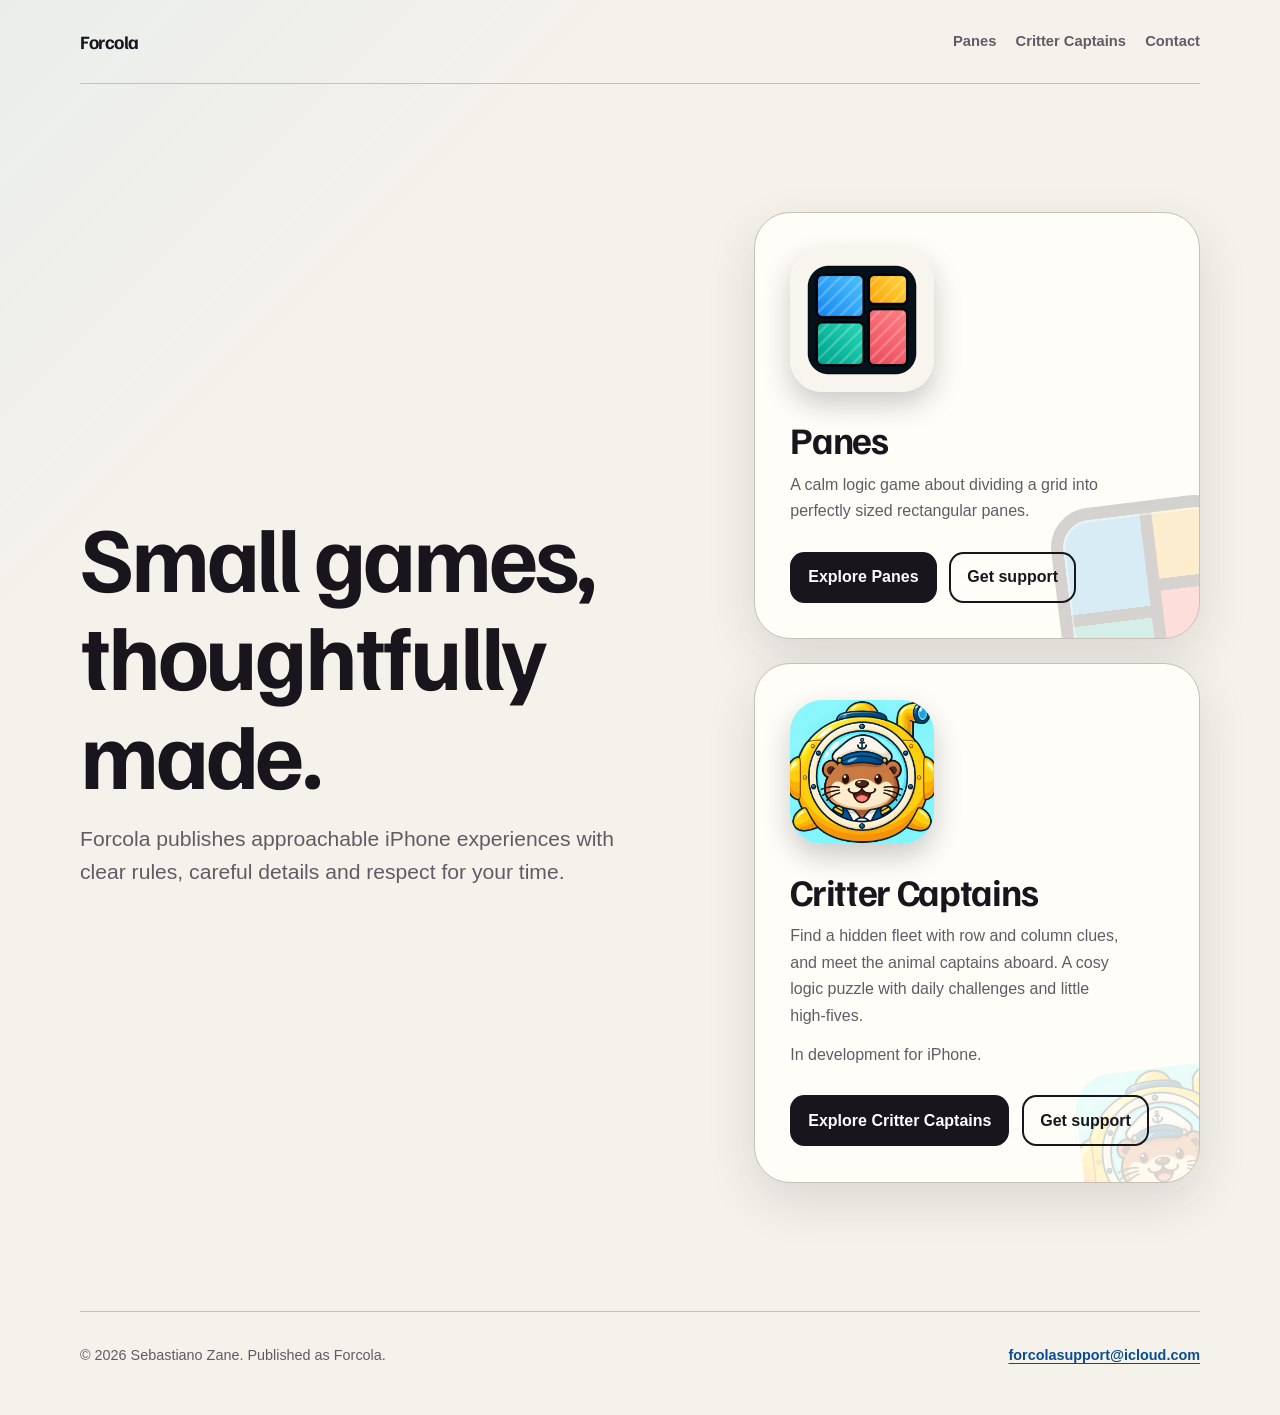
<file: index.html>
<!doctype html>
<html lang="en-GB">
<head>
    <meta charset="utf-8">
    <meta name="viewport" content="width=device-width, initial-scale=1">
    <meta name="description" content="Discover Panes and the upcoming Critter Captains logic puzzle from Forcola, with privacy and support for each iPhone game.">
    <meta name="theme-color" content="#f5f2eb" media="(prefers-color-scheme: light)">
    <meta name="theme-color" content="#130f13" media="(prefers-color-scheme: dark)">
    <title>Forcola</title>
    <link rel="icon" href="/assets/panes-icon-64.png" sizes="64x64">
    <link rel="apple-touch-icon" href="/assets/panes-icon-180.png">
    <link rel="preload" href="/assets/FamiljenGrotesk-Variable.woff2" as="font" type="font/woff2" crossorigin>
    <link rel="stylesheet" href="/assets/site.css">
</head>
<body>
    <!--
    THESIS: Forcola is a quiet publisher index, not a generic startup landing page.
    OWN-WORLD: Warm neutral ground, near-black lead lines, and Panes' jewel glass colours.
    STORY: Identify the publisher, find an app, then reach its support or privacy information.
    FIRST VIEWPORT: Large Forcola statement left; Panes and Critter Captains summaries right; actions live with each app.
    FORM: Read-first publisher hub; scoped extension of the established Panes world; seed key scoped-extension.
    FINISH: unreviewed and undocumented is unfinished; this build ends with the finish review, the verdict, and DESIGN.md
    -->
    <a class="skip-link" href="#content">Skip to content</a>
    <header class="site-header">
        <a class="wordmark" href="/" aria-label="Forcola home">Forcola</a>
        <nav class="site-nav" aria-label="Primary navigation">
            <a href="/panes/">Panes</a>
            <a href="/critter-captains/">Critter Captains</a>
            <a href="mailto:forcolasupport@icloud.com">Contact</a>
        </nav>
    </header>

    <main id="content" class="publisher-hero">
        <div class="publisher-copy">
            <h1>Small games, thoughtfully made.</h1>
            <p class="lede">Forcola publishes approachable iPhone experiences with clear rules, careful details and respect for your time.</p>
        </div>

        <div class="publisher-apps">
            <article class="app-feature app-feature--panes" aria-labelledby="panes-title">
                <img class="app-icon" src="/assets/panes-icon-256.png" width="256" height="256" alt="Panes app icon: four colourful glass panes in a dark frame">
                <h2 id="panes-title">Panes</h2>
                <p>A calm logic game about dividing a grid into perfectly sized rectangular panes.</p>
                <div class="action-row">
                    <a class="button-link" href="/panes/">Explore Panes</a>
                    <a class="button-link secondary" href="/panes/support/">Get support</a>
                </div>
            </article>

            <article class="app-feature app-feature--critter-captains" aria-labelledby="critter-captains-title">
                <img class="app-icon" src="/assets/critter-captains-icon.png" width="1024" height="1024" loading="lazy" alt="Critter Captains app icon: an otter captain peeking through a yellow submarine porthole">
                <h2 id="critter-captains-title">Critter Captains</h2>
                <p>Find a hidden fleet with row and column clues, and meet the animal captains aboard. A cosy logic puzzle with daily challenges and little high-fives.</p>
                <p>In development for iPhone.</p>
                <div class="action-row">
                    <a class="button-link" href="/critter-captains/">Explore Critter Captains</a>
                    <a class="button-link secondary" href="/critter-captains/support/">Get support</a>
                </div>
            </article>
        </div>
    </main>

    <footer class="site-footer">
        <p>© 2026 Sebastiano Zane. Published as Forcola.</p>
        <p><a href="mailto:forcolasupport@icloud.com">forcolasupport@icloud.com</a></p>
    </footer>
</body>
</html>
</file>
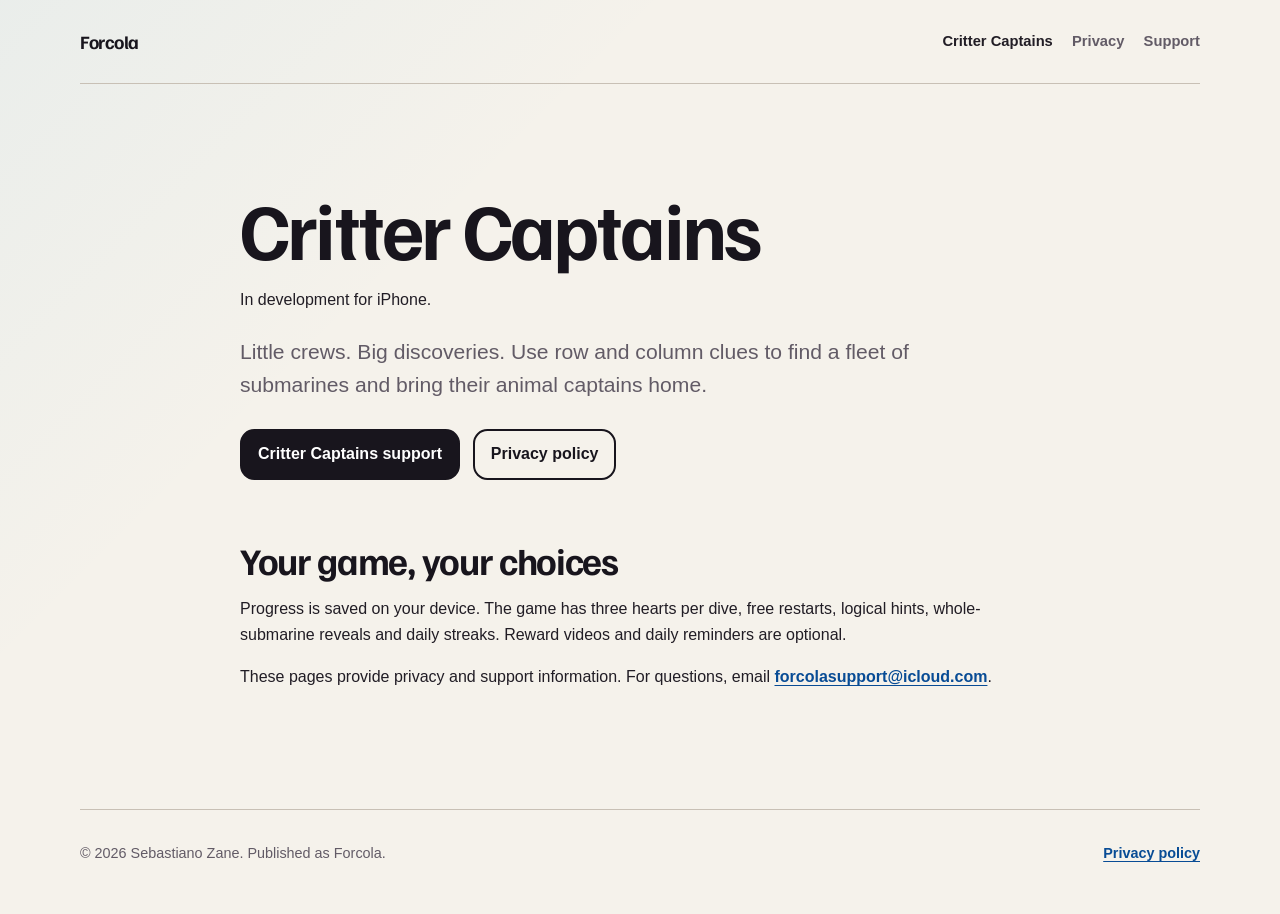
<file: critter-captains/index.html>
<!doctype html>
<html lang="en-GB">
<head>
    <meta charset="utf-8">
    <meta name="viewport" content="width=device-width, initial-scale=1">
    <meta name="description" content="Meet the animal captains in Critter Captains, an upcoming iPhone logic puzzle. Find the hidden fleet with row and column clues.">
    <meta name="theme-color" content="#f5f2eb" media="(prefers-color-scheme: light)">
    <meta name="theme-color" content="#130f13" media="(prefers-color-scheme: dark)">
    <title>Critter Captains — Forcola</title>
    <link rel="preload" href="/assets/FamiljenGrotesk-Variable.woff2" as="font" type="font/woff2" crossorigin>
    <link rel="stylesheet" href="/assets/site.css">
</head>
<body>
    <a class="skip-link" href="#content">Skip to content</a>
    <header class="site-header">
        <a class="wordmark" href="/" aria-label="Forcola home">Forcola</a>
        <nav class="site-nav" aria-label="Critter Captains navigation">
            <a href="/critter-captains/" aria-current="page">Critter Captains</a>
            <a href="/critter-captains/privacy/">Privacy</a>
            <a href="/critter-captains/support/">Support</a>
        </nav>
    </header>

    <main id="content" class="support-layout">
        <h1>Critter Captains</h1>
        <p>In development for iPhone.</p>
        <p class="lede">Little crews. Big discoveries. Use row and column clues to find a fleet of submarines and bring their animal captains home.</p>
        <div class="action-row">
            <a class="button-link" href="/critter-captains/support/">Critter Captains support</a>
            <a class="button-link secondary" href="/critter-captains/privacy/">Privacy policy</a>
        </div>
        <section>
            <h2>Your game, your choices</h2>
            <p>Progress is saved on your device. The game has three hearts per dive, free restarts, logical hints, whole-submarine reveals and daily streaks. Reward videos and daily reminders are optional.</p>
            <p>These pages provide privacy and support information. For questions, email <a href="mailto:forcolasupport@icloud.com?subject=Critter%20Captains%20support">forcolasupport@icloud.com</a>.</p>
        </section>
    </main>

    <footer class="site-footer">
        <p>© 2026 Sebastiano Zane. Published as Forcola.</p>
        <p><a href="/critter-captains/privacy/">Privacy policy</a></p>
    </footer>
</body>
</html>
</file>
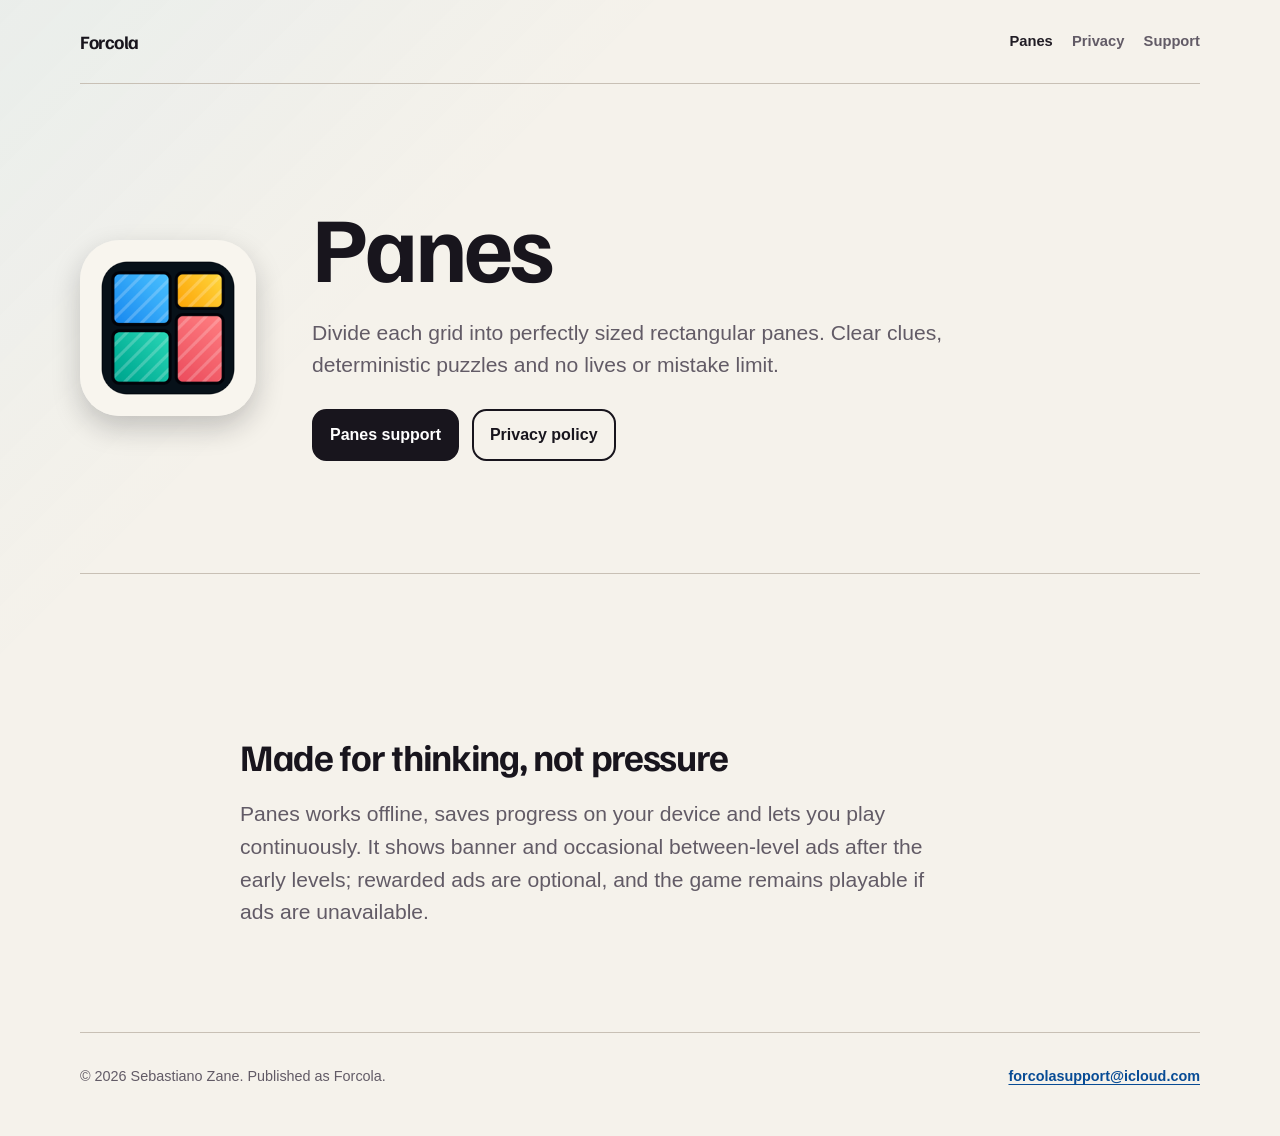
<file: panes/index.html>
<!doctype html>
<html lang="en-GB">
<head>
    <meta charset="utf-8">
    <meta name="viewport" content="width=device-width, initial-scale=1">
    <meta name="description" content="Panes is a calm, tactile logic game for iPhone, published by Forcola.">
    <meta name="theme-color" content="#f5f2eb" media="(prefers-color-scheme: light)">
    <meta name="theme-color" content="#130f13" media="(prefers-color-scheme: dark)">
    <title>Panes — Forcola</title>
    <link rel="icon" href="/assets/panes-icon-64.png" sizes="64x64">
    <link rel="apple-touch-icon" href="/assets/panes-icon-180.png">
    <link rel="preload" href="/assets/FamiljenGrotesk-Variable.woff2" as="font" type="font/woff2" crossorigin>
    <link rel="stylesheet" href="/assets/site.css">
</head>
<body>
    <!--
    THESIS: Panes is demonstrated through its precise glass identity, not an invented marketing claim.
    OWN-WORLD: Warm neutral ground, heavy lead framing, and bright blue, gold, teal and coral panes.
    STORY: Understand the game, then reach support or its exact privacy terms.
    FIRST VIEWPORT: The icon is the object; the name and one-sentence mechanism sit alongside it.
    FORM: Read-first app overview; scoped extension of the established Panes world; seed key scoped-extension.
    FINISH: unreviewed and undocumented is unfinished; this build ends with the finish review, the verdict, and DESIGN.md
    -->
    <a class="skip-link" href="#content">Skip to content</a>
    <header class="site-header">
        <a class="wordmark" href="/" aria-label="Forcola home">Forcola</a>
        <nav class="site-nav" aria-label="Panes navigation">
            <a href="/panes/" aria-current="page">Panes</a>
            <a href="/panes/privacy/">Privacy</a>
            <a href="/panes/support/">Support</a>
        </nav>
    </header>

    <main id="content">
        <section class="app-hero">
            <img class="app-icon" src="/assets/panes-icon-256.png" width="256" height="256" alt="Panes app icon: four colourful glass panes in a dark frame">
            <div>
                <h1>Panes</h1>
                <p class="lede">Divide each grid into perfectly sized rectangular panes. Clear clues, deterministic puzzles and no lives or mistake limit.</p>
                <div class="action-row">
                    <a class="button-link" href="/panes/support/">Panes support</a>
                    <a class="button-link secondary" href="/panes/privacy/">Privacy policy</a>
                </div>
            </div>
        </section>

        <section class="support-layout" aria-labelledby="made-for-thinking">
            <h2 id="made-for-thinking">Made for thinking, not pressure</h2>
            <p class="lede">Panes works offline, saves progress on your device and lets you play continuously. It shows banner and occasional between-level ads after the early levels; rewarded ads are optional, and the game remains playable if ads are unavailable.</p>
        </section>
    </main>

    <footer class="site-footer">
        <p>© 2026 Sebastiano Zane. Published as Forcola.</p>
        <p><a href="mailto:forcolasupport@icloud.com">forcolasupport@icloud.com</a></p>
    </footer>
</body>
</html>
</file>
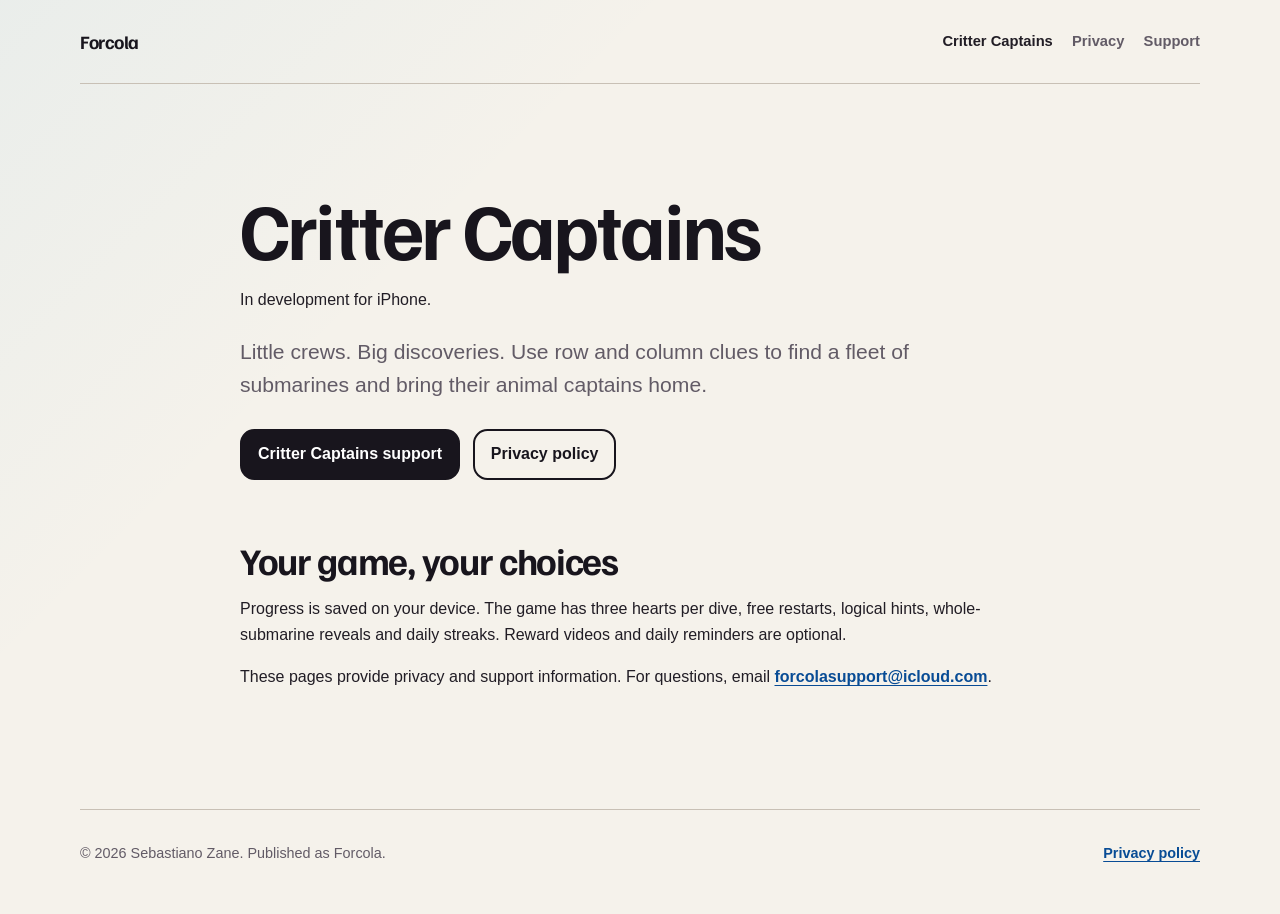
<file: submarines/index.html>
<!doctype html>
<html lang="en-GB">
<head>
    <meta charset="utf-8">
    <meta name="viewport" content="width=device-width, initial-scale=1">
    <meta http-equiv="refresh" content="0; url=/critter-captains/">
    <link rel="canonical" href="https://forcola.github.io/critter-captains/">
    <link rel="stylesheet" href="/assets/site.css">
    <title>Critter Captains — Forcola</title>
</head>
<body>
    <main class="support-layout">
        <h1>Critter Captains</h1>
        <p>Submarines is now called Critter Captains.</p>
        <p><a href="/critter-captains/">Continue to Critter Captains</a></p>
    </main>
</body>
</html>
</file>
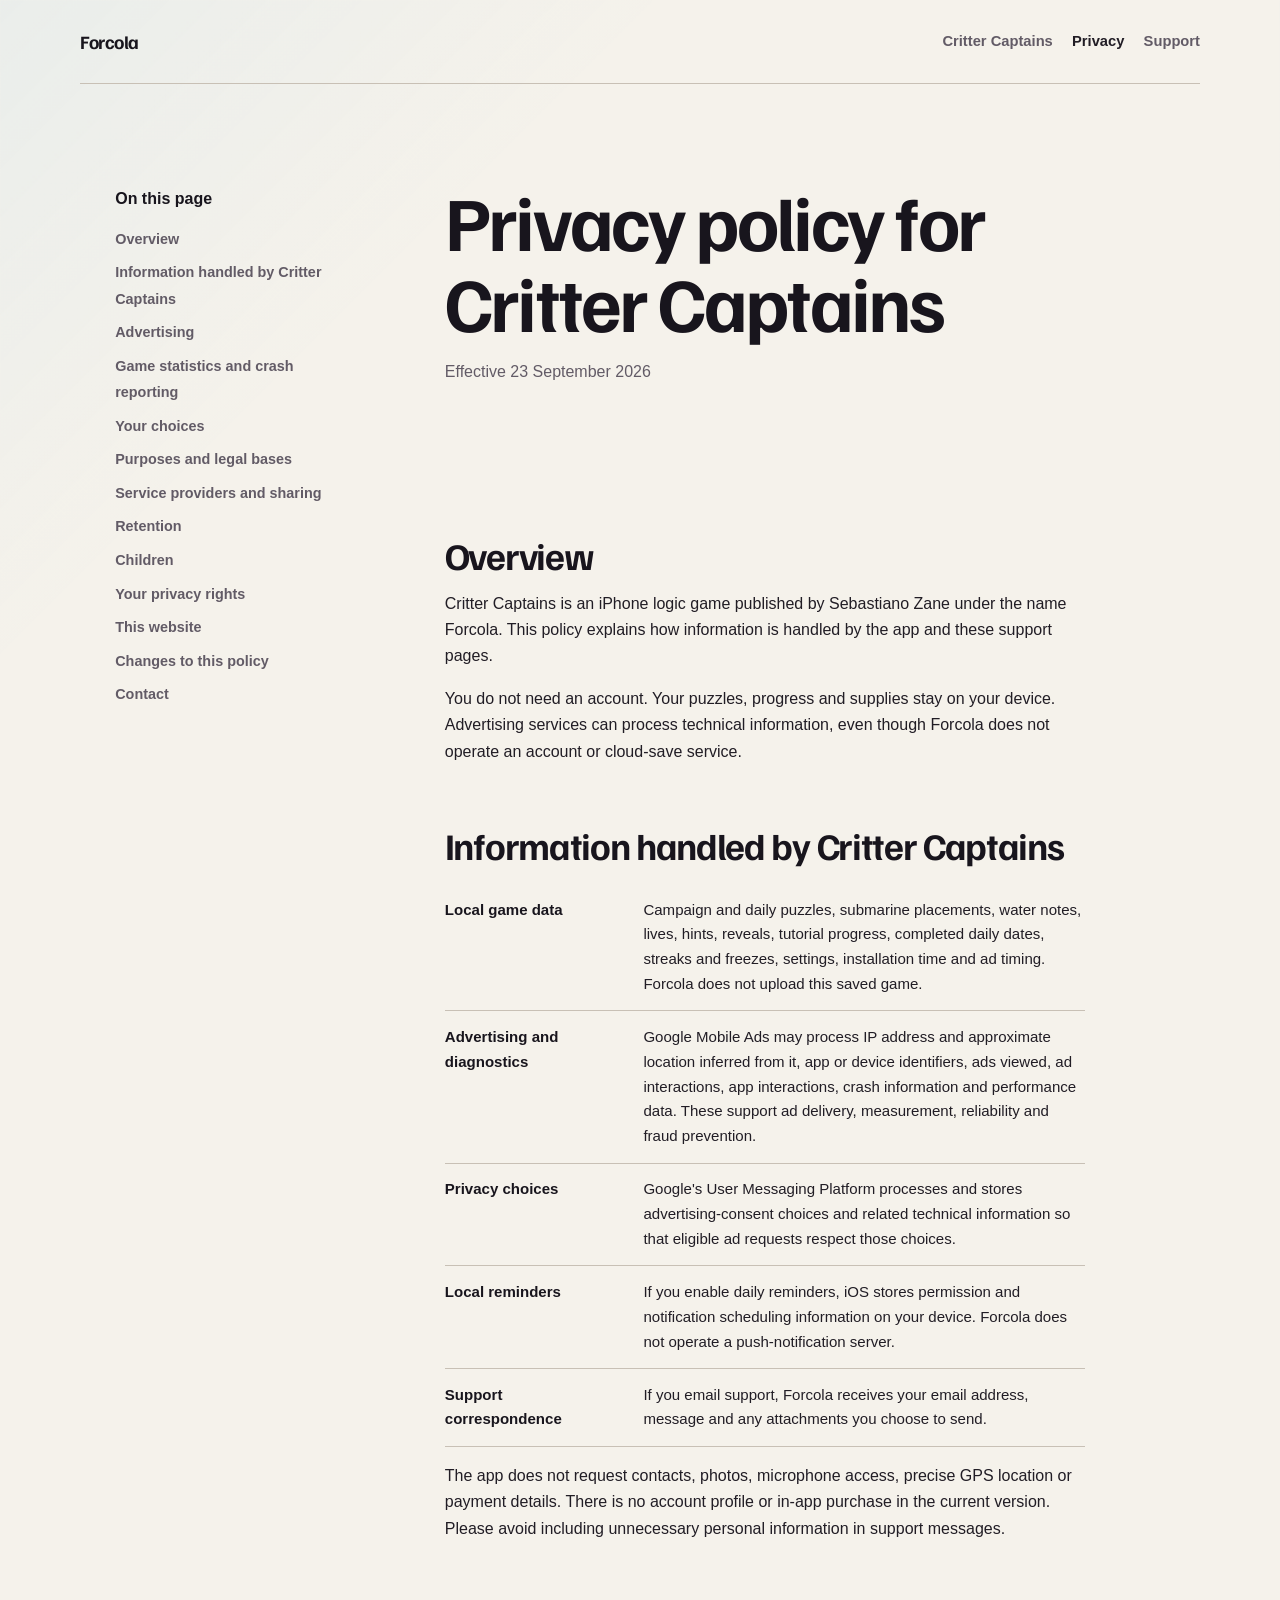
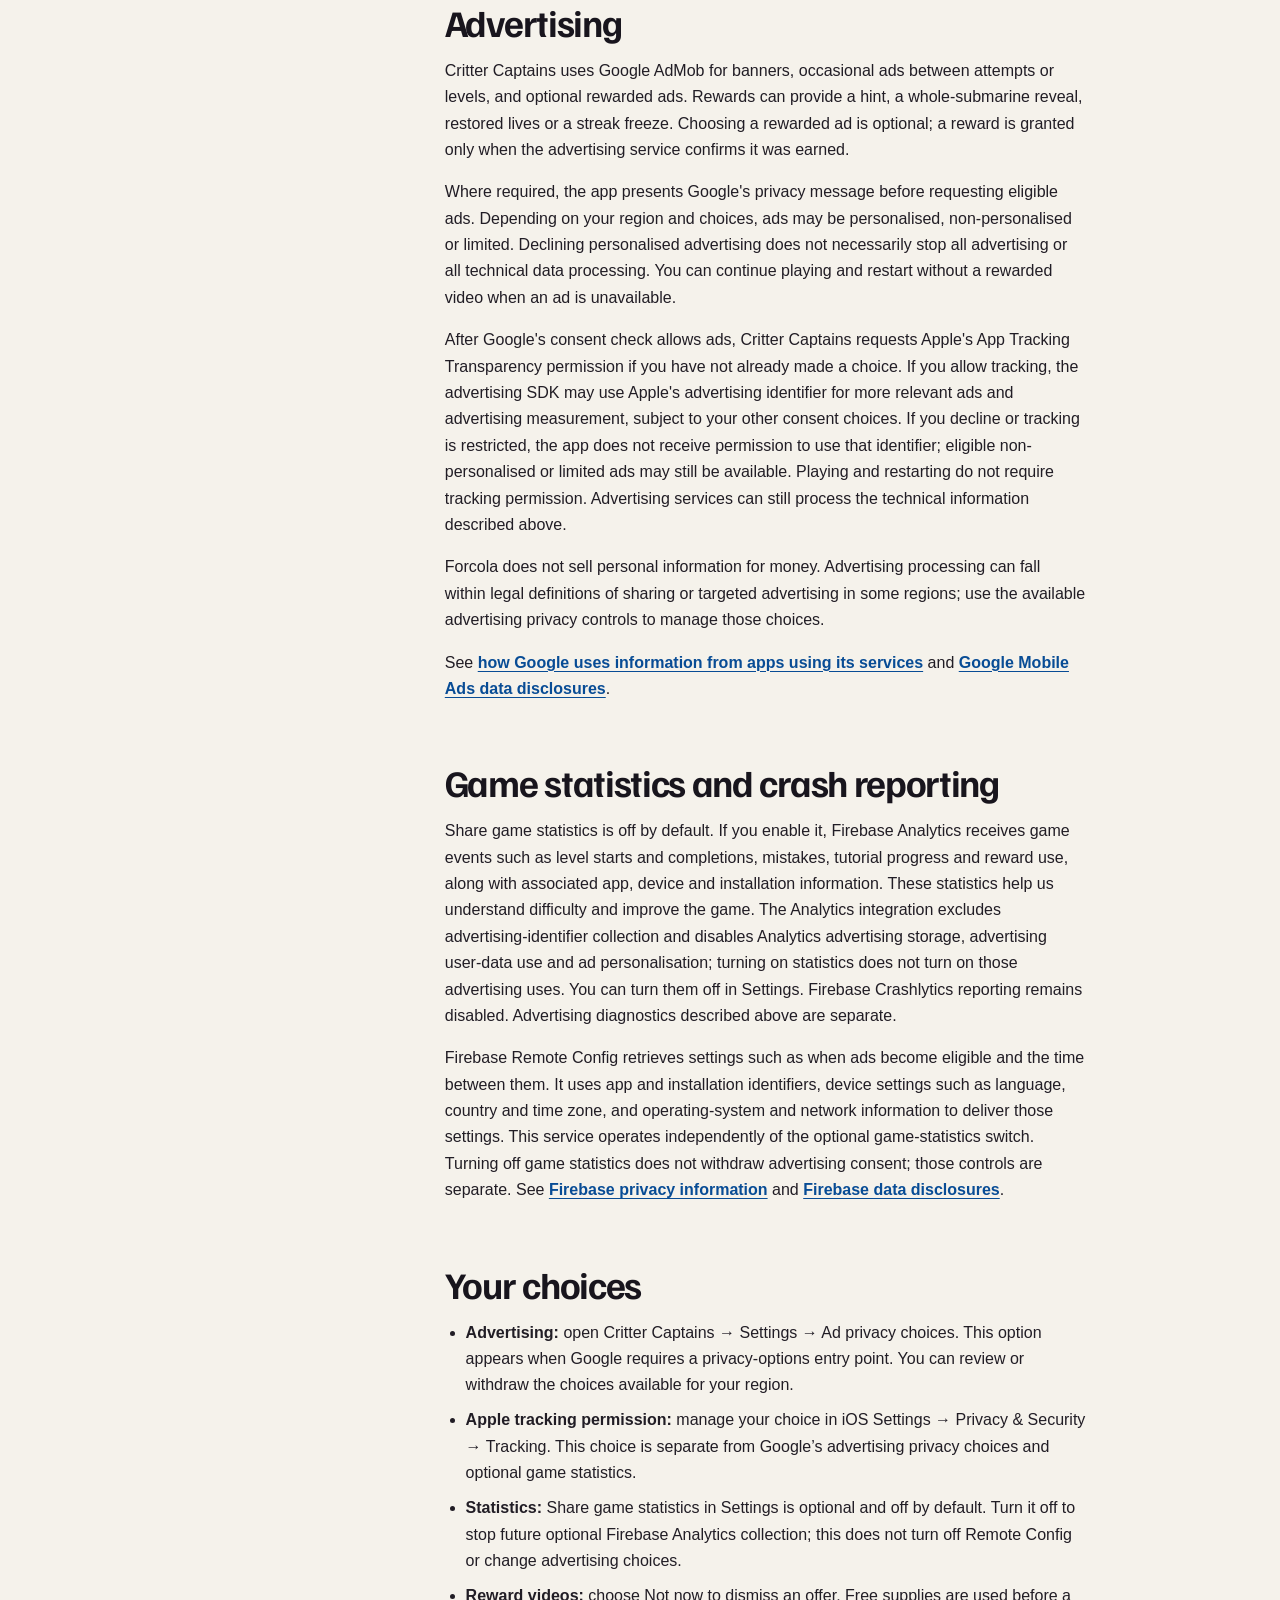
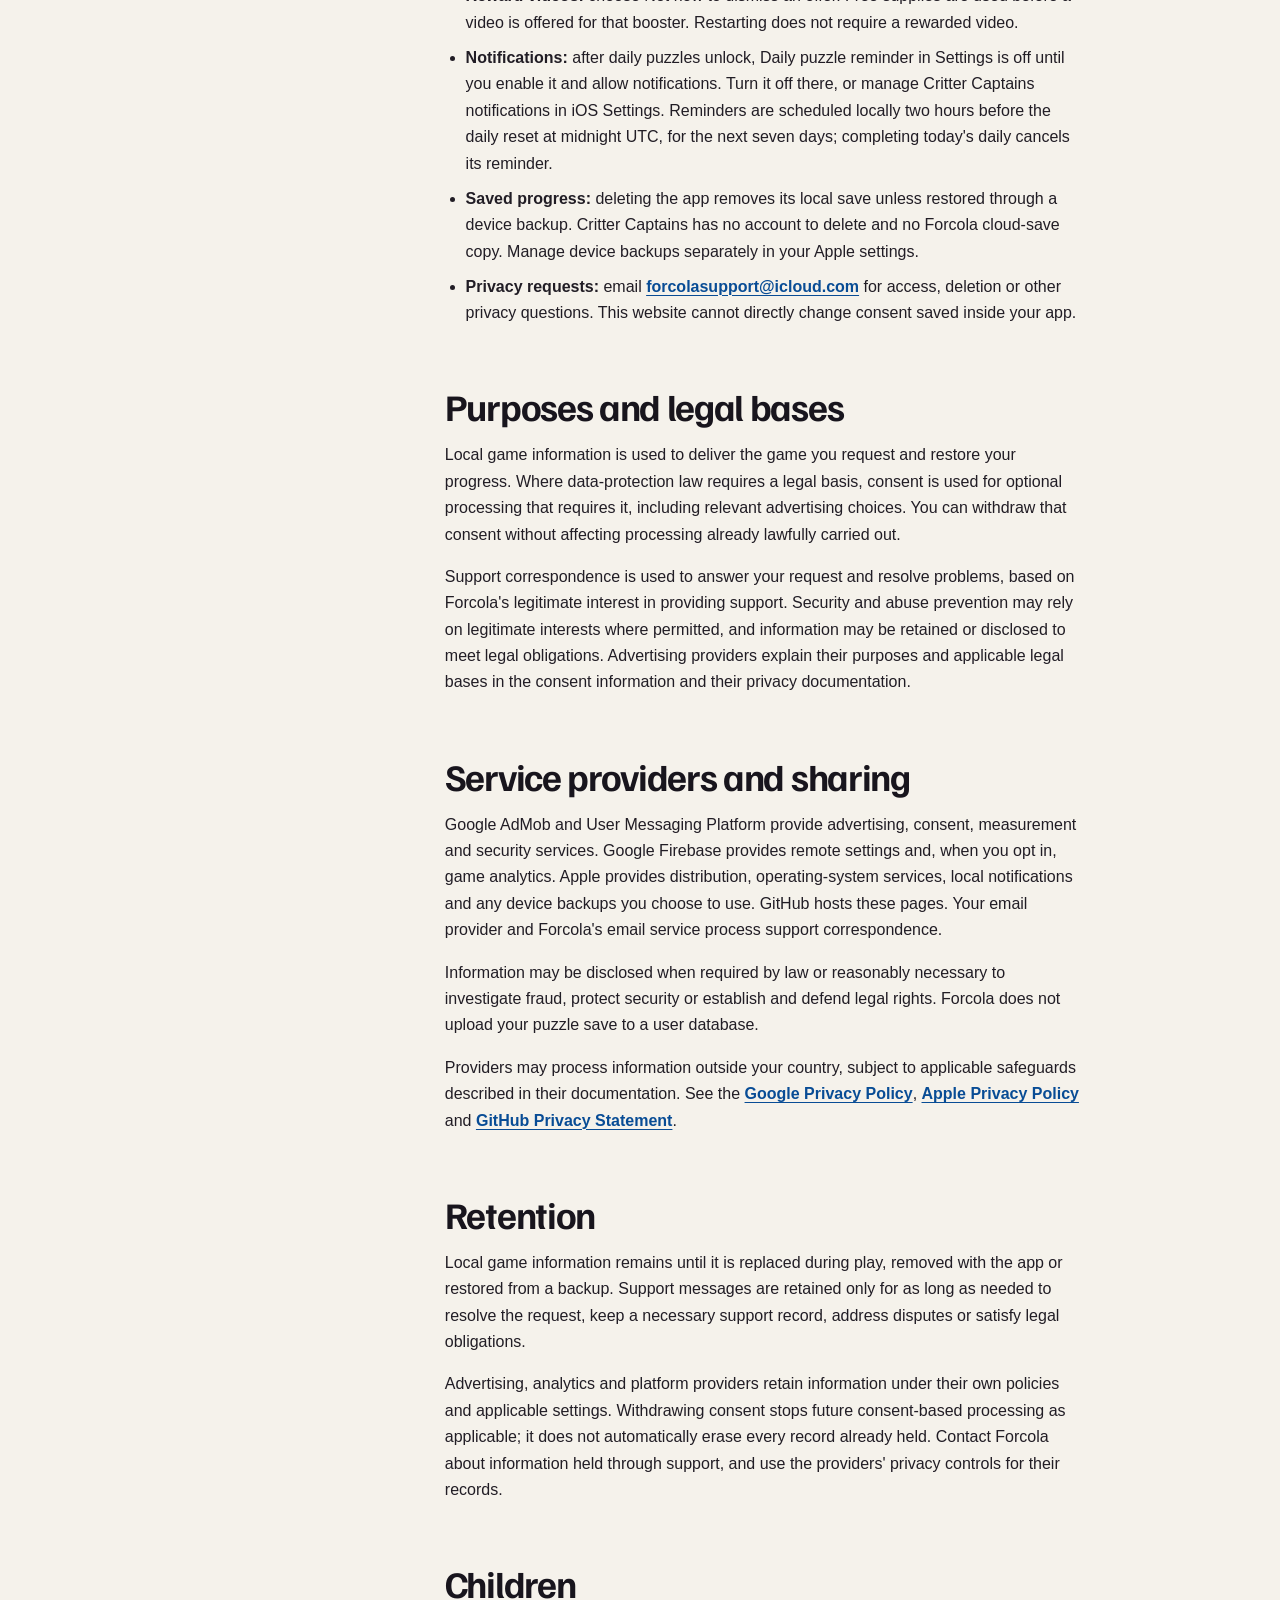
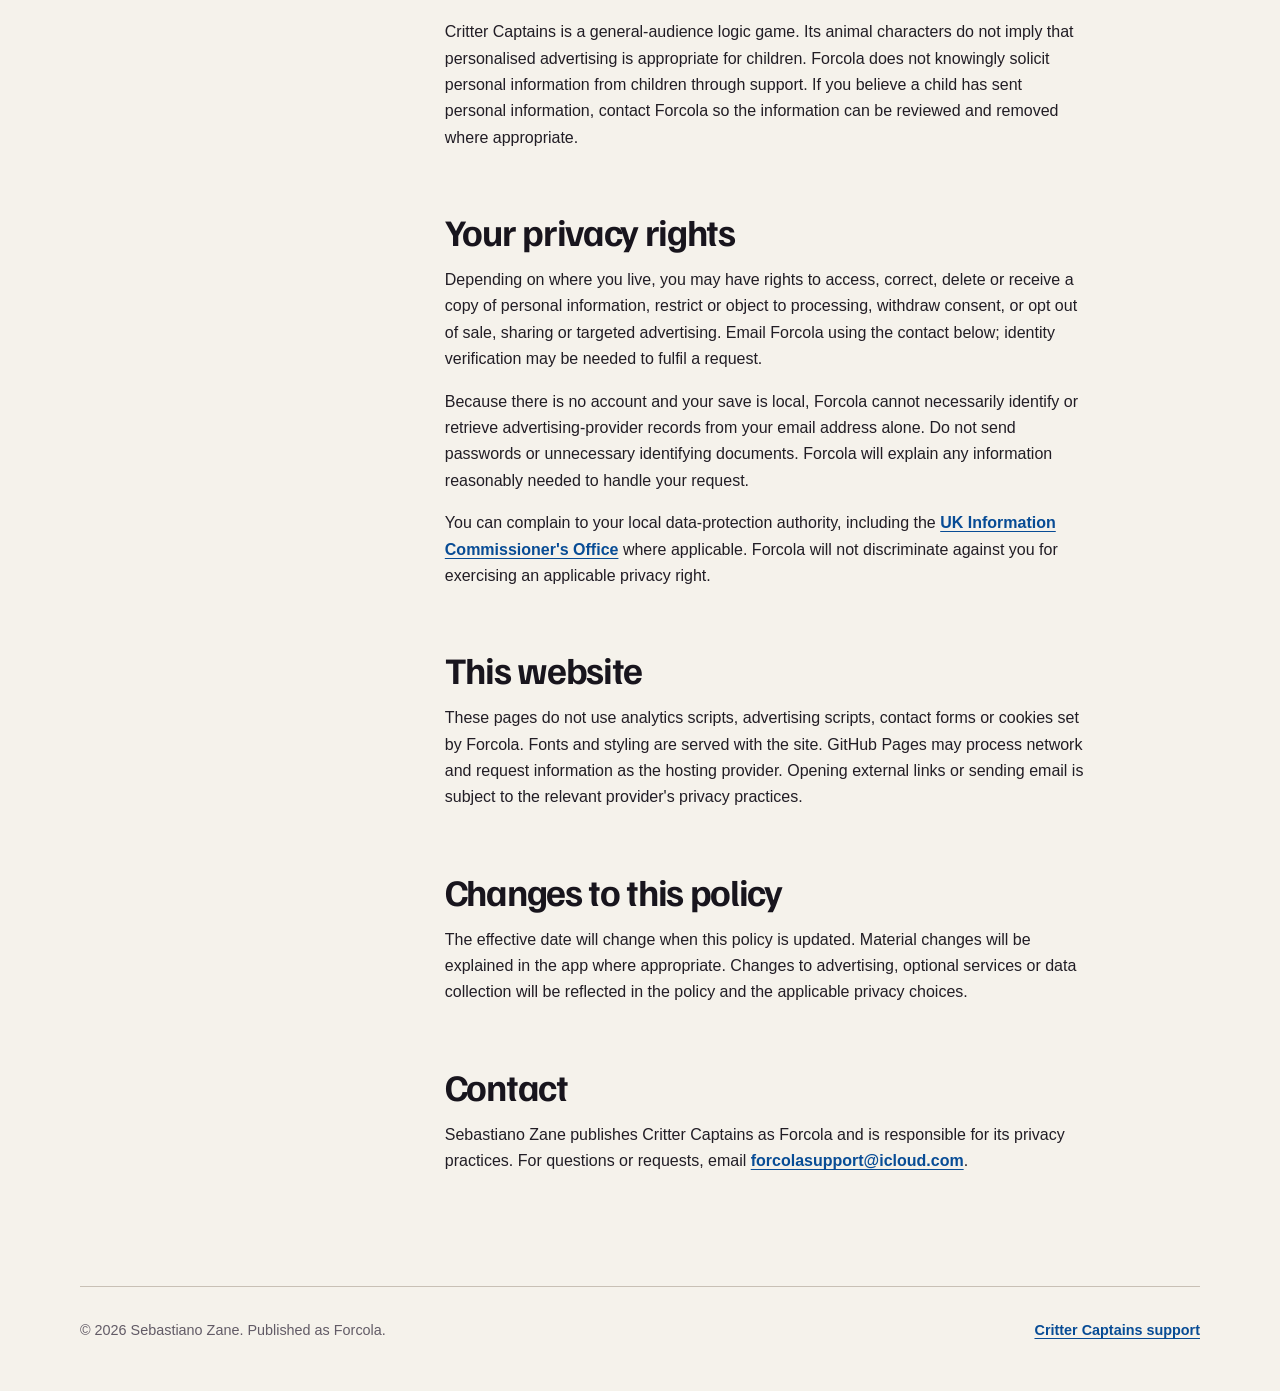
<file: critter-captains/privacy/index.html>
<!doctype html>
<html lang="en-GB">
<head>
    <meta charset="utf-8">
    <meta name="viewport" content="width=device-width, initial-scale=1">
    <meta name="description" content="Privacy policy for Critter Captains, an iOS logic game published by Forcola.">
    <meta name="theme-color" content="#f5f2eb" media="(prefers-color-scheme: light)">
    <meta name="theme-color" content="#130f13" media="(prefers-color-scheme: dark)">
    <title>Privacy policy for Critter Captains — Forcola</title>
    <link rel="preload" href="/assets/FamiljenGrotesk-Variable.woff2" as="font" type="font/woff2" crossorigin>
    <link rel="stylesheet" href="/assets/site.css">
</head>
<body>
    <a class="skip-link" href="#content">Skip to content</a>
    <header class="site-header">
        <a class="wordmark" href="/" aria-label="Forcola home">Forcola</a>
        <nav class="site-nav" aria-label="Critter Captains navigation">
            <a href="/critter-captains/">Critter Captains</a>
            <a href="/critter-captains/privacy/" aria-current="page">Privacy</a>
            <a href="/critter-captains/support/">Support</a>
        </nav>
    </header>

    <main id="content" class="reading-layout">
        <header class="reading-intro">
            <h1>Privacy policy for Critter Captains</h1>
            <p class="updated">Effective 23 September 2026</p>
        </header>

        <nav class="reading-nav" aria-label="Privacy policy sections">
            <strong>On this page</strong>
            <ul>
                <li><a href="#overview">Overview</a></li>
                <li><a href="#information">Information handled by Critter Captains</a></li>
                <li><a href="#advertising">Advertising</a></li>
                <li><a href="#statistics">Game statistics and crash reporting</a></li>
                <li><a href="#choices">Your choices</a></li>
                <li><a href="#purposes">Purposes and legal bases</a></li>
                <li><a href="#sharing">Service providers and sharing</a></li>
                <li><a href="#retention">Retention</a></li>
                <li><a href="#children">Children</a></li>
                <li><a href="#rights">Your privacy rights</a></li>
                <li><a href="#website">This website</a></li>
                <li><a href="#changes">Changes to this policy</a></li>
                <li><a href="#contact">Contact</a></li>
            </ul>
        </nav>

        <article class="reading-content">
            <section id="overview">
                <h2>Overview</h2>
                <p>Critter Captains is an iPhone logic game published by Sebastiano Zane under the name Forcola. This policy explains how information is handled by the app and these support pages.</p>
<p>You do not need an account. Your puzzles, progress and supplies stay on your device. Advertising services can process technical information, even though Forcola does not operate an account or cloud-save service.</p>
            </section>

            <section id="information">
                <h2>Information handled by Critter Captains</h2>
                <table class="plain-table"><tbody>
<tr><th scope="row">Local game data</th><td>Campaign and daily puzzles, submarine placements, water notes, lives, hints, reveals, tutorial progress, completed daily dates, streaks and freezes, settings, installation time and ad timing. Forcola does not upload this saved game.</td></tr>
<tr><th scope="row">Advertising and diagnostics</th><td>Google Mobile Ads may process IP address and approximate location inferred from it, app or device identifiers, ads viewed, ad interactions, app interactions, crash information and performance data. These support ad delivery, measurement, reliability and fraud prevention.</td></tr>
<tr><th scope="row">Privacy choices</th><td>Google's User Messaging Platform processes and stores advertising-consent choices and related technical information so that eligible ad requests respect those choices.</td></tr>
<tr><th scope="row">Local reminders</th><td>If you enable daily reminders, iOS stores permission and notification scheduling information on your device. Forcola does not operate a push-notification server.</td></tr>
<tr><th scope="row">Support correspondence</th><td>If you email support, Forcola receives your email address, message and any attachments you choose to send.</td></tr>
</tbody></table>
<p>The app does not request contacts, photos, microphone access, precise GPS location or payment details. There is no account profile or in-app purchase in the current version. Please avoid including unnecessary personal information in support messages.</p>
            </section>

            <section id="advertising">
                <h2>Advertising</h2>
                <p>Critter Captains uses Google AdMob for banners, occasional ads between attempts or levels, and optional rewarded ads. Rewards can provide a hint, a whole-submarine reveal, restored lives or a streak freeze. Choosing a rewarded ad is optional; a reward is granted only when the advertising service confirms it was earned.</p>
<p>Where required, the app presents Google's privacy message before requesting eligible ads. Depending on your region and choices, ads may be personalised, non-personalised or limited. Declining personalised advertising does not necessarily stop all advertising or all technical data processing. You can continue playing and restart without a rewarded video when an ad is unavailable.</p>
<p>After Google's consent check allows ads, Critter Captains requests Apple's App Tracking Transparency permission if you have not already made a choice. If you allow tracking, the advertising SDK may use Apple's advertising identifier for more relevant ads and advertising measurement, subject to your other consent choices. If you decline or tracking is restricted, the app does not receive permission to use that identifier; eligible non-personalised or limited ads may still be available. Playing and restarting do not require tracking permission. Advertising services can still process the technical information described above.</p>
<p>Forcola does not sell personal information for money. Advertising processing can fall within legal definitions of sharing or targeted advertising in some regions; use the available advertising privacy controls to manage those choices.</p>
<p>See <a href="https://policies.google.com/technologies/partner-sites">how Google uses information from apps using its services</a> and <a href="https://developers.google.com/admob/ios/privacy/data-disclosure">Google Mobile Ads data disclosures</a>.</p>
            </section>

            <section id="statistics">
                <h2>Game statistics and crash reporting</h2>
                <p>Share game statistics is off by default. If you enable it, Firebase Analytics receives game events such as level starts and completions, mistakes, tutorial progress and reward use, along with associated app, device and installation information. These statistics help us understand difficulty and improve the game. The Analytics integration excludes advertising-identifier collection and disables Analytics advertising storage, advertising user-data use and ad personalisation; turning on statistics does not turn on those advertising uses. You can turn them off in Settings. Firebase Crashlytics reporting remains disabled. Advertising diagnostics described above are separate.</p>
<p>Firebase Remote Config retrieves settings such as when ads become eligible and the time between them. It uses app and installation identifiers, device settings such as language, country and time zone, and operating-system and network information to deliver those settings. This service operates independently of the optional game-statistics switch. Turning off game statistics does not withdraw advertising consent; those controls are separate. See <a href="https://firebase.google.com/support/privacy">Firebase privacy information</a> and <a href="https://firebase.google.com/docs/ios/app-store-data-collection">Firebase data disclosures</a>.</p>
            </section>

            <section id="choices">
                <h2>Your choices</h2>
                <ul>
<li><strong>Advertising:</strong> open Critter Captains → Settings → Ad privacy choices. This option appears when Google requires a privacy-options entry point. You can review or withdraw the choices available for your region.</li>
<li><strong>Apple tracking permission:</strong> manage your choice in iOS Settings → Privacy &amp; Security → Tracking. This choice is separate from Google’s advertising privacy choices and optional game statistics.</li>
<li><strong>Statistics:</strong> Share game statistics in Settings is optional and off by default. Turn it off to stop future optional Firebase Analytics collection; this does not turn off Remote Config or change advertising choices.</li>
<li><strong>Reward videos:</strong> choose Not now to dismiss an offer. Free supplies are used before a video is offered for that booster. Restarting does not require a rewarded video.</li>
<li><strong>Notifications:</strong> after daily puzzles unlock, Daily puzzle reminder in Settings is off until you enable it and allow notifications. Turn it off there, or manage Critter Captains notifications in iOS Settings. Reminders are scheduled locally two hours before the daily reset at midnight UTC, for the next seven days; completing today's daily cancels its reminder.</li>
<li><strong>Saved progress:</strong> deleting the app removes its local save unless restored through a device backup. Critter Captains has no account to delete and no Forcola cloud-save copy. Manage device backups separately in your Apple settings.</li>
<li><strong>Privacy requests:</strong> email <a href="mailto:forcolasupport@icloud.com?subject=Critter%20Captains%20privacy">forcolasupport@icloud.com</a> for access, deletion or other privacy questions. This website cannot directly change consent saved inside your app.</li>
</ul>
            </section>

            <section id="purposes">
                <h2>Purposes and legal bases</h2>
                <p>Local game information is used to deliver the game you request and restore your progress. Where data-protection law requires a legal basis, consent is used for optional processing that requires it, including relevant advertising choices. You can withdraw that consent without affecting processing already lawfully carried out.</p>
<p>Support correspondence is used to answer your request and resolve problems, based on Forcola's legitimate interest in providing support. Security and abuse prevention may rely on legitimate interests where permitted, and information may be retained or disclosed to meet legal obligations. Advertising providers explain their purposes and applicable legal bases in the consent information and their privacy documentation.</p>
            </section>

            <section id="sharing">
                <h2>Service providers and sharing</h2>
                <p>Google AdMob and User Messaging Platform provide advertising, consent, measurement and security services. Google Firebase provides remote settings and, when you opt in, game analytics. Apple provides distribution, operating-system services, local notifications and any device backups you choose to use. GitHub hosts these pages. Your email provider and Forcola's email service process support correspondence.</p>
<p>Information may be disclosed when required by law or reasonably necessary to investigate fraud, protect security or establish and defend legal rights. Forcola does not upload your puzzle save to a user database.</p>
<p>Providers may process information outside your country, subject to applicable safeguards described in their documentation. See the <a href="https://policies.google.com/privacy">Google Privacy Policy</a>, <a href="https://www.apple.com/legal/privacy/">Apple Privacy Policy</a> and <a href="https://docs.github.com/en/site-policy/privacy-policies/github-general-privacy-statement">GitHub Privacy Statement</a>.</p>
            </section>

            <section id="retention">
                <h2>Retention</h2>
                <p>Local game information remains until it is replaced during play, removed with the app or restored from a backup. Support messages are retained only for as long as needed to resolve the request, keep a necessary support record, address disputes or satisfy legal obligations.</p>
<p>Advertising, analytics and platform providers retain information under their own policies and applicable settings. Withdrawing consent stops future consent-based processing as applicable; it does not automatically erase every record already held. Contact Forcola about information held through support, and use the providers' privacy controls for their records.</p>
            </section>

            <section id="children">
                <h2>Children</h2>
                <p>Critter Captains is a general-audience logic game. Its animal characters do not imply that personalised advertising is appropriate for children. Forcola does not knowingly solicit personal information from children through support. If you believe a child has sent personal information, contact Forcola so the information can be reviewed and removed where appropriate.</p>
            </section>

            <section id="rights">
                <h2>Your privacy rights</h2>
                <p>Depending on where you live, you may have rights to access, correct, delete or receive a copy of personal information, restrict or object to processing, withdraw consent, or opt out of sale, sharing or targeted advertising. Email Forcola using the contact below; identity verification may be needed to fulfil a request.</p>
<p>Because there is no account and your save is local, Forcola cannot necessarily identify or retrieve advertising-provider records from your email address alone. Do not send passwords or unnecessary identifying documents. Forcola will explain any information reasonably needed to handle your request.</p>
<p>You can complain to your local data-protection authority, including the <a href="https://ico.org.uk/make-a-complaint/data-protection-complaints/">UK Information Commissioner's Office</a> where applicable. Forcola will not discriminate against you for exercising an applicable privacy right.</p>
            </section>

            <section id="website">
                <h2>This website</h2>
                <p>These pages do not use analytics scripts, advertising scripts, contact forms or cookies set by Forcola. Fonts and styling are served with the site. GitHub Pages may process network and request information as the hosting provider. Opening external links or sending email is subject to the relevant provider's privacy practices.</p>
            </section>

            <section id="changes">
                <h2>Changes to this policy</h2>
                <p>The effective date will change when this policy is updated. Material changes will be explained in the app where appropriate. Changes to advertising, optional services or data collection will be reflected in the policy and the applicable privacy choices.</p>
            </section>

            <section id="contact">
                <h2>Contact</h2>
                <p>Sebastiano Zane publishes Critter Captains as Forcola and is responsible for its privacy practices. For questions or requests, email <a href="mailto:forcolasupport@icloud.com?subject=Critter%20Captains%20privacy">forcolasupport@icloud.com</a>.</p>
            </section>
        </article>
    </main>

    <footer class="site-footer">
        <p>© 2026 Sebastiano Zane. Published as Forcola.</p>
        <p><a href="/critter-captains/support/">Critter Captains support</a></p>
    </footer>
</body>
</html>
</file>
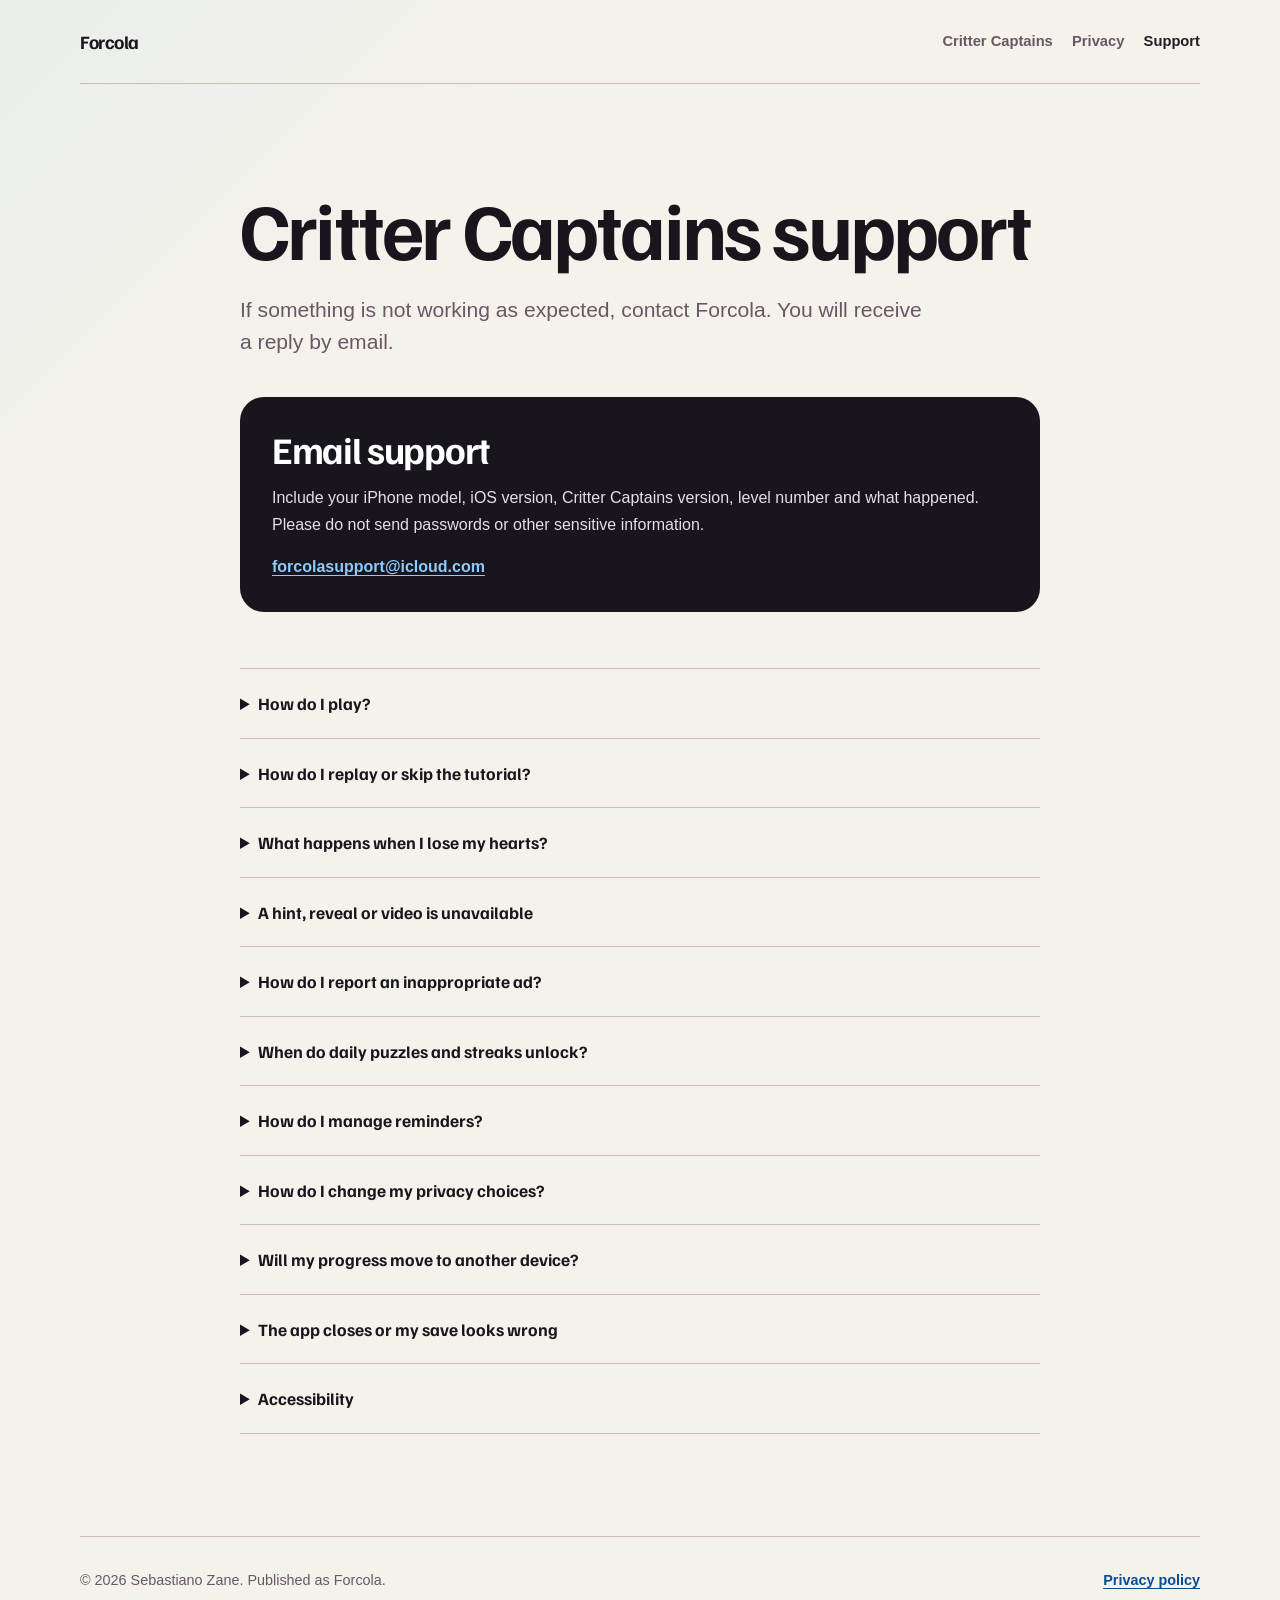
<file: critter-captains/support/index.html>
<!doctype html>
<html lang="en-GB">
<head>
    <meta charset="utf-8">
    <meta name="viewport" content="width=device-width, initial-scale=1">
    <meta name="description" content="Help and contact information for Critter Captains, an iOS logic game published by Forcola.">
    <meta name="theme-color" content="#f5f2eb" media="(prefers-color-scheme: light)">
    <meta name="theme-color" content="#130f13" media="(prefers-color-scheme: dark)">
    <title>Critter Captains support — Forcola</title>
    <link rel="preload" href="/assets/FamiljenGrotesk-Variable.woff2" as="font" type="font/woff2" crossorigin>
    <link rel="stylesheet" href="/assets/site.css">
</head>
<body>
    <a class="skip-link" href="#content">Skip to content</a>
    <header class="site-header">
        <a class="wordmark" href="/" aria-label="Forcola home">Forcola</a>
        <nav class="site-nav" aria-label="Critter Captains navigation">
            <a href="/critter-captains/">Critter Captains</a>
            <a href="/critter-captains/privacy/">Privacy</a>
            <a href="/critter-captains/support/" aria-current="page">Support</a>
        </nav>
    </header>

    <main id="content" class="support-layout">
        <h1>Critter Captains support</h1>
        <p class="lede">If something is not working as expected, contact Forcola. You will receive a reply by email.</p>

        <section class="contact-panel" aria-labelledby="email-support">
            <h2 id="email-support">Email support</h2>
            <p>Include your iPhone model, iOS version, Critter Captains version, level number and what happened. Please do not send passwords or other sensitive information.</p>
            <a href="mailto:forcolasupport@icloud.com?subject=Critter%20Captains%20support">forcolasupport@icloud.com</a>
        </section>

        <section class="faq-list" aria-label="Common questions">
            <details>
                <summary>How do I play?</summary>
                <p>Row and column numbers count submarine squares. Submarines are straight and cannot touch, even diagonally. Tap to mark water; double tap to place a submarine segment. Drag from an empty square to paint water, or from a water note to erase notes. The fleet shows the lengths you need to find.</p>
            </details>
            <details>
                <summary>How do I replay or skip the tutorial?</summary>
                <p>During a puzzle, open ? → Learn with the captain. Complete the highlighted action to unlock Continue, or choose Skip tutorial to leave. Practice uses a small teaching puzzle and does not spend your hints or reveals. Replaying the tour preserves your existing puzzle.</p>
            </details>
            <details>
                <summary>What happens when I lose my hearts?</summary>
                <p>An incorrect submarine placement costs one heart; water notes are free and reversible. At zero hearts you can restart the puzzle for free, or choose a rewarded video to restore your hearts and keep your marks. Used boosters are not refunded by restarting.</p>
            </details>
            <details>
                <summary>A hint, reveal or video is unavailable</summary>
                <p>You start with three hints and three whole-submarine reveals. A practice hint in the tutorial is free. After the relevant supply is empty, the app can offer a video. Check your connection and try again later if it cannot load. Ad availability can depend on region, privacy settings and ad supply. A reward is granted only when the ad service confirms it was earned; an interrupted video may not earn one.</p>
            </details>
            <details>
                <summary>How do I report an inappropriate ad?</summary>
                <p>Use the ad's reporting control if one is shown, or email <a href="mailto:forcolasupport@icloud.com?subject=Critter%20Captains%20ad%20report">forcolasupport@icloud.com</a>. Include the advertiser, approximate date and time, and whether it was a banner or video. A screenshot can help; remove personal information before sending it.</p>
            </details>
            <details>
                <summary>When do daily puzzles and streaks unlock?</summary>
                <p>Daily puzzles unlock after completing campaign level nine. A new daily starts at midnight UTC. Complete daily puzzles to build a streak. You start with one freeze, which automatically protects one missed day when eligible. Each seven-day streak milestone earns an extra hint. A longer gap can break the streak without affecting campaign progress or supplies.</p>
            </details>
            <details>
                <summary>How do I manage reminders?</summary>
                <p>After daily puzzles unlock, open Settings → Daily puzzle reminder. Reminders are optional and off by default. If allowed, they are scheduled locally for the next seven days, two hours before midnight UTC. Completing today’s daily cancels today’s reminder. Plans refresh when you play; you can also disable notifications in iOS Settings.</p>
            </details>
            <details>
                <summary>How do I change my privacy choices?</summary>
                <p>Open Settings → Ad privacy choices where that option is available. Share game statistics is a separate, optional setting. Read the <a href="/critter-captains/privacy/#choices">privacy choices section</a> for details and privacy-request contact information.</p>
            </details>
            <details>
                <summary>Will my progress move to another device?</summary>
                <p>Critter Captains has no account or cloud-save service. Progress stays on your device and may be included in an iOS backup, depending on your Apple settings. Avoid deleting the app while troubleshooting: doing so may permanently remove your save.</p>
            </details>
            <details>
                <summary>The app closes or my save looks wrong</summary>
                <p>Reopen the app and check whether progress restores. If the problem repeats, email your app version, iPhone model, iOS version, level or daily date, and what happened immediately beforehand. Do not delete the app or send private backup files as a first troubleshooting step.</p>
            </details>
            <details>
                <summary>Accessibility</summary>
                <p>The app supports dark appearance, larger text and reduced-motion adaptations. Full VoiceOver puzzle-board gameplay is not supported in this version. Contact support if text or controls are difficult to use.</p>
            </details>
        </section>
    </main>

    <footer class="site-footer">
        <p>© 2026 Sebastiano Zane. Published as Forcola.</p>
        <p><a href="/critter-captains/privacy/">Privacy policy</a></p>
    </footer>
</body>
</html>
</file>
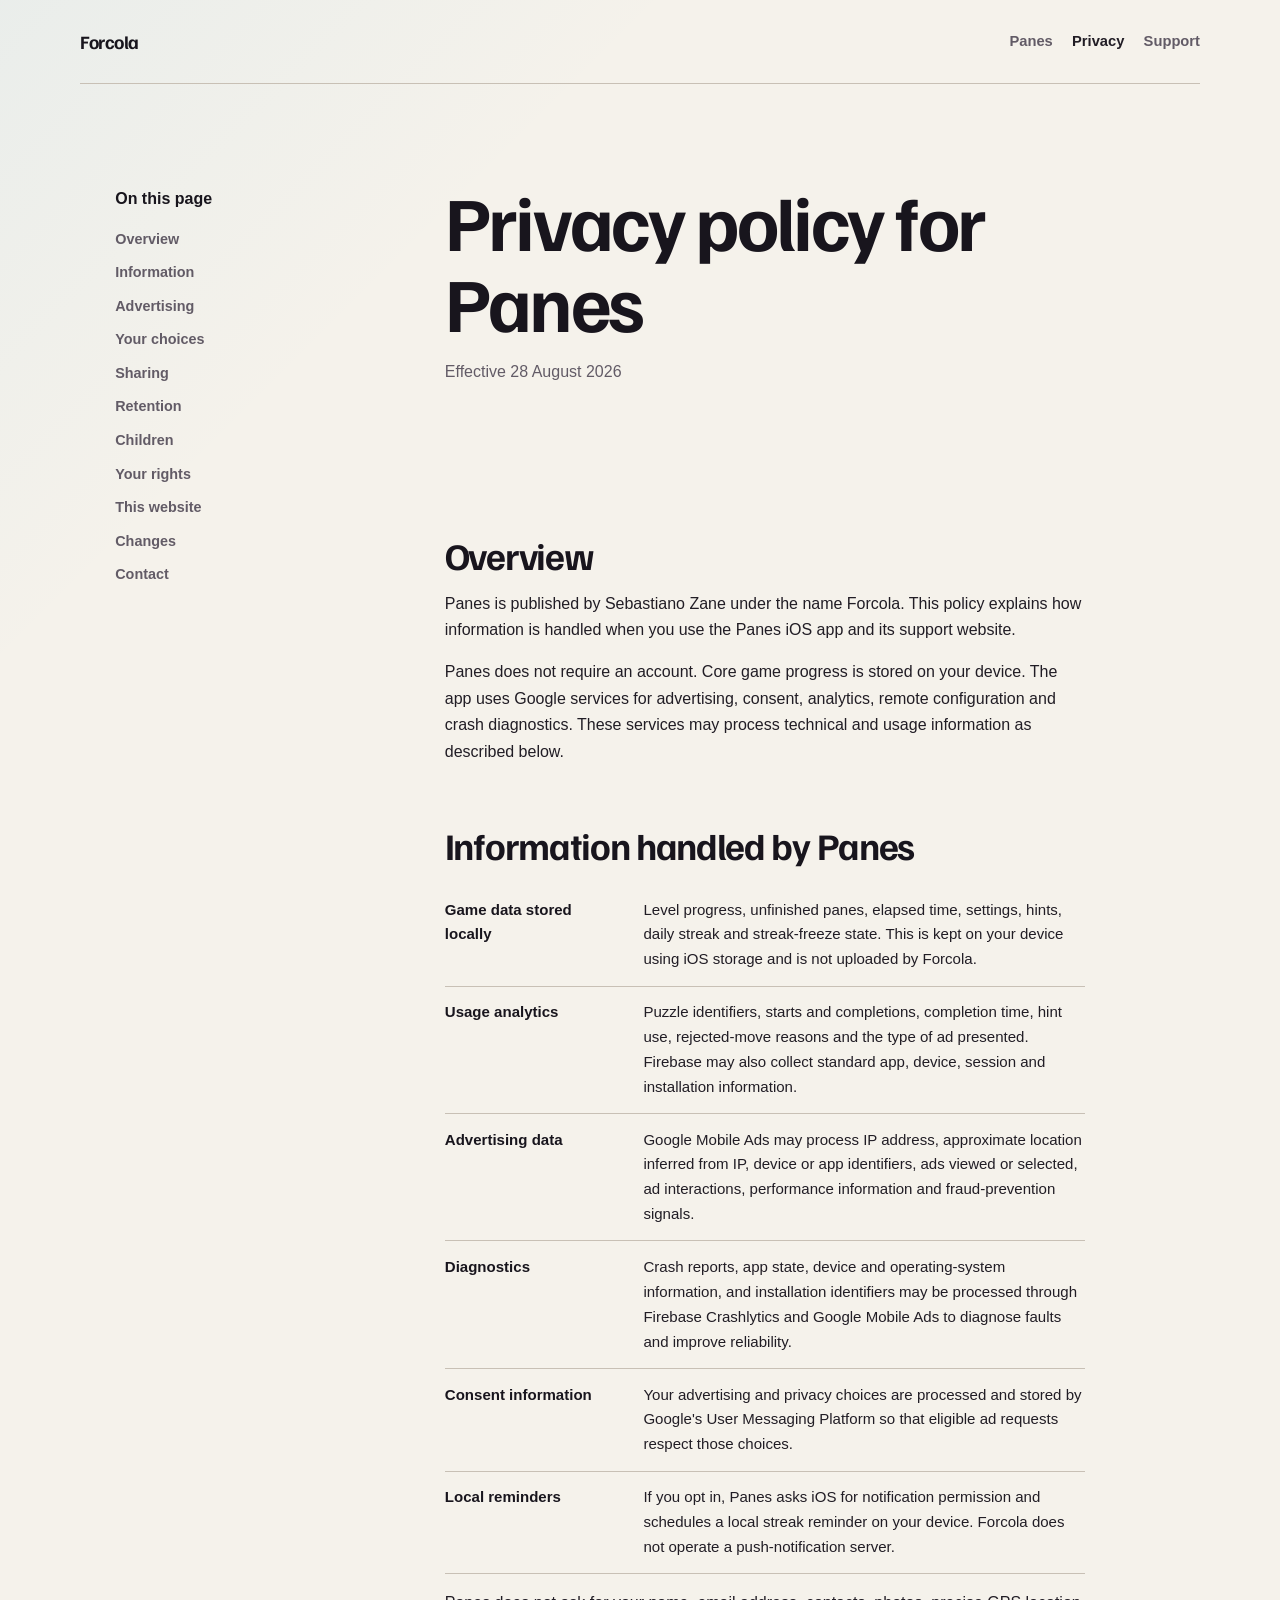
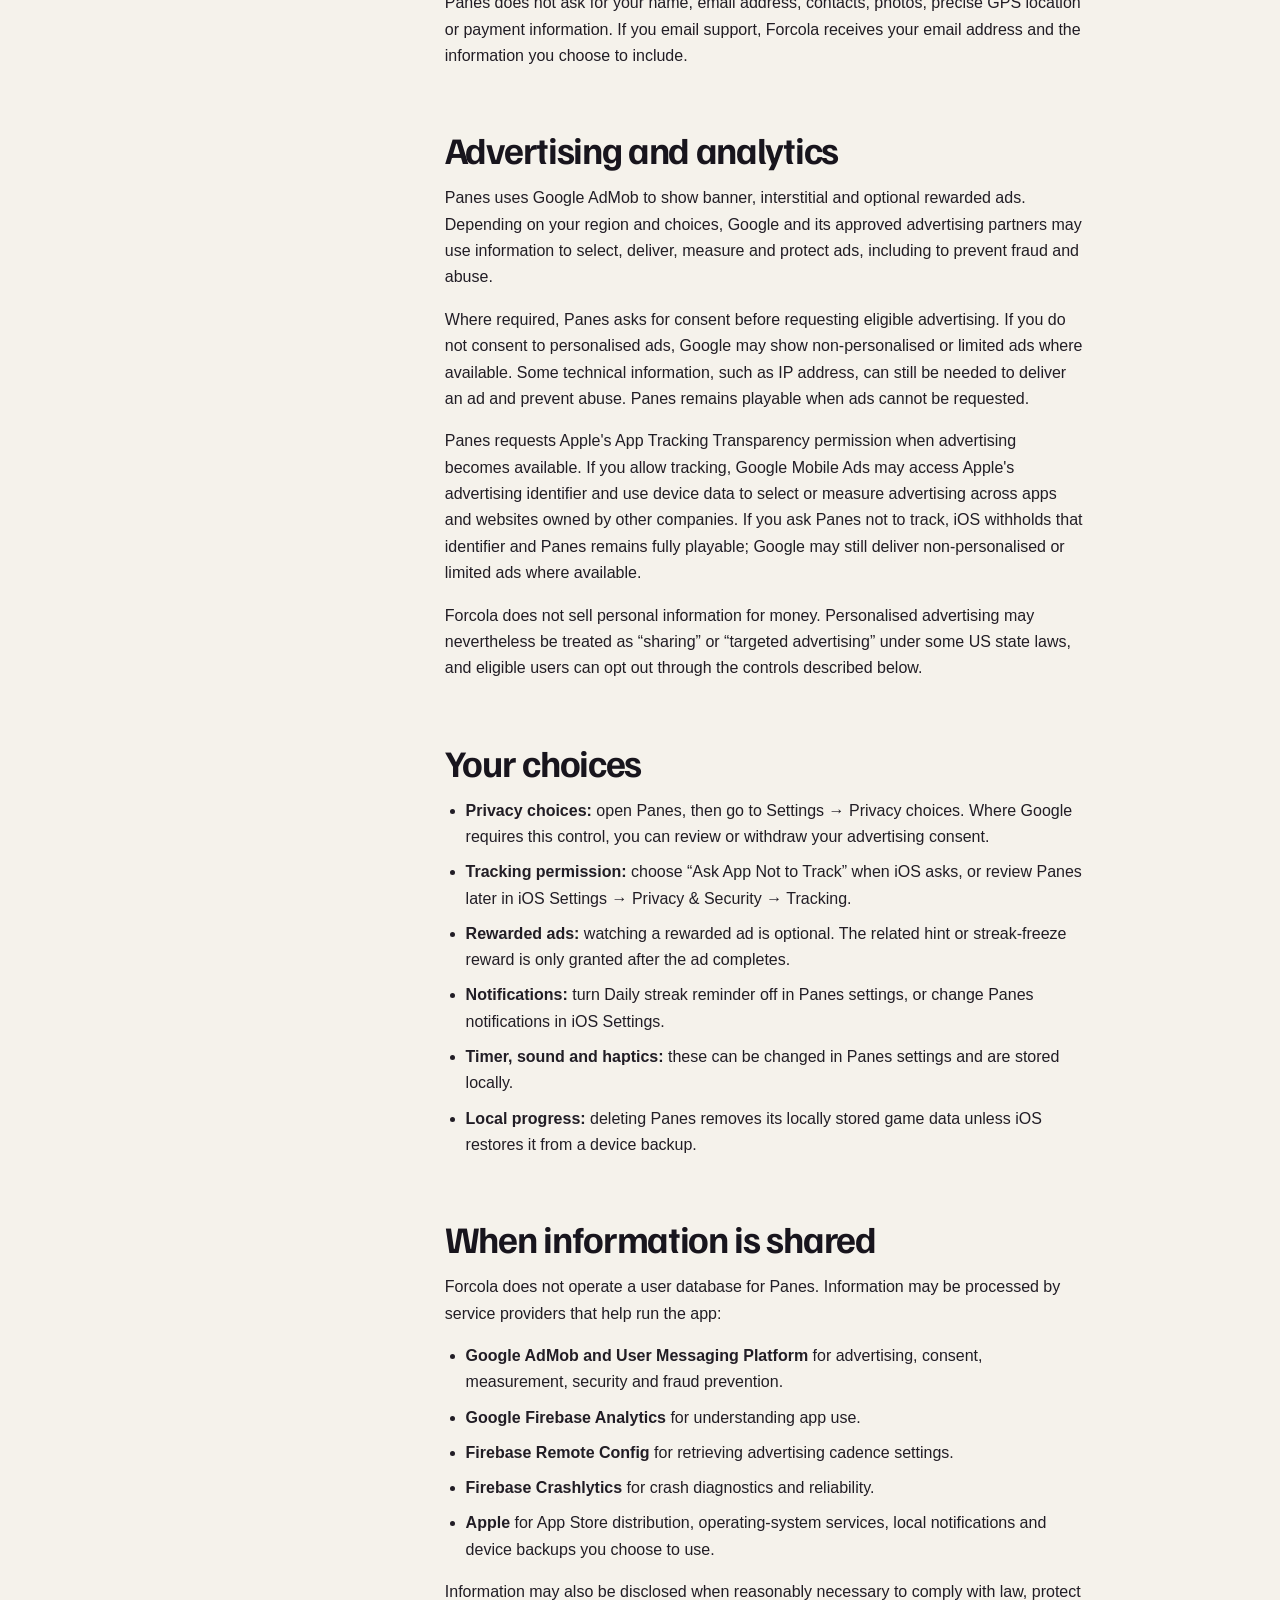
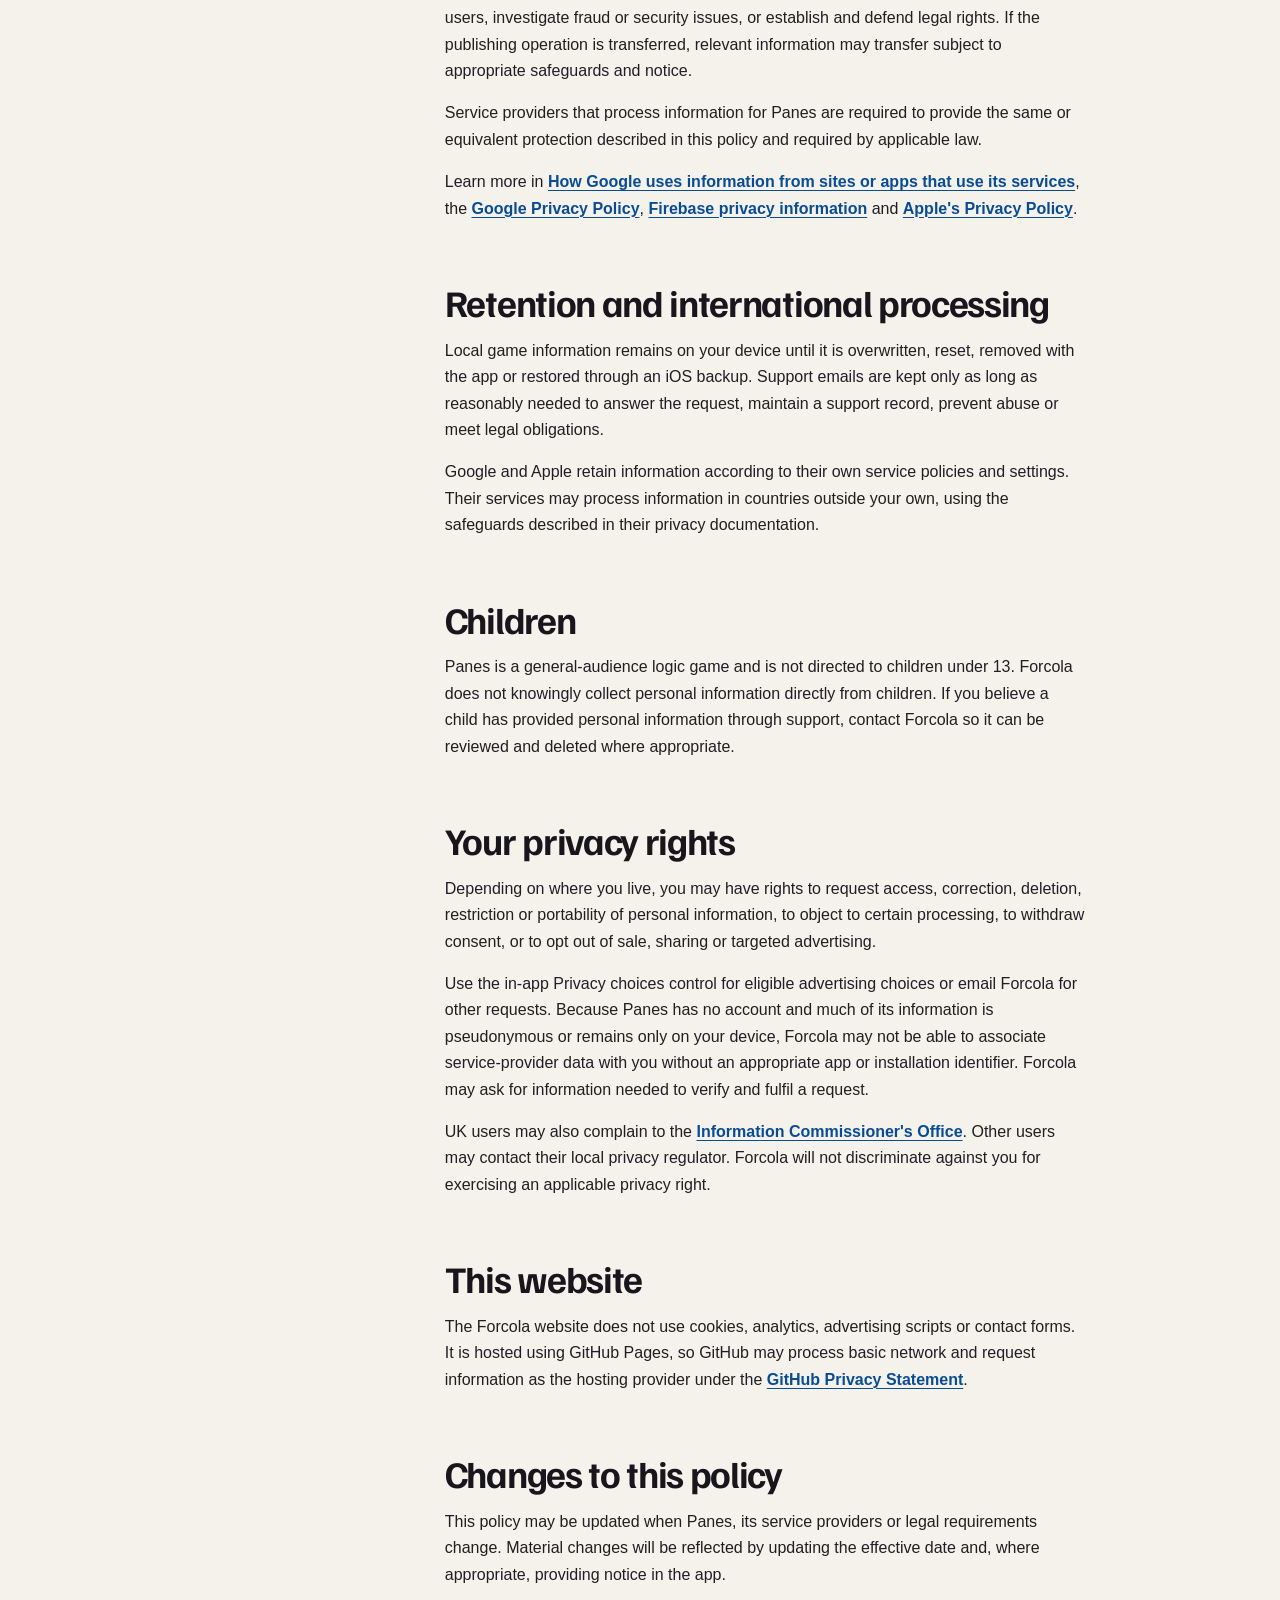
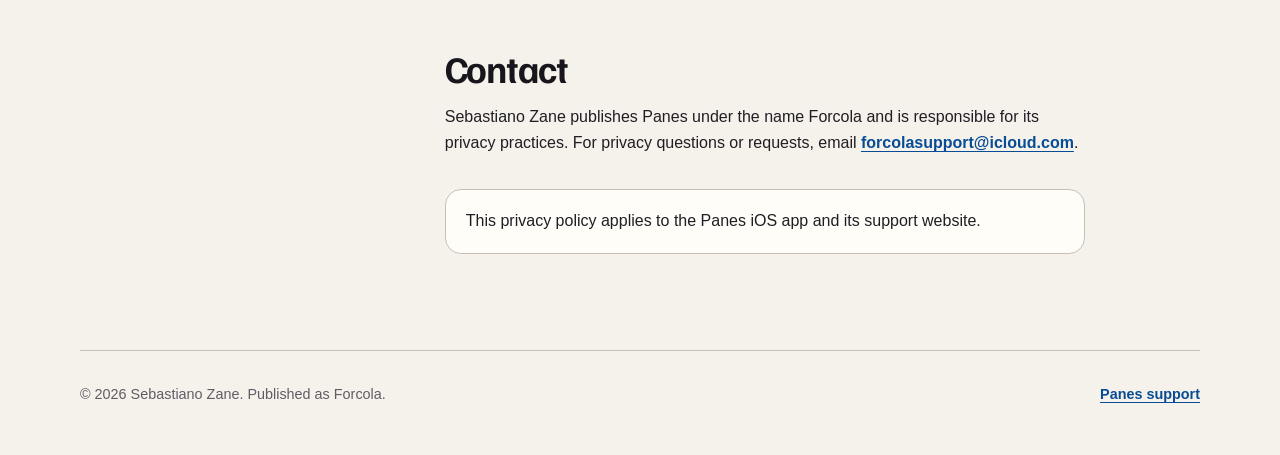
<file: panes/privacy/index.html>
<!doctype html>
<html lang="en-GB">
<head>
    <meta charset="utf-8">
    <meta name="viewport" content="width=device-width, initial-scale=1">
    <meta name="description" content="Privacy policy for Panes, an iOS logic game published by Forcola.">
    <meta name="theme-color" content="#f5f2eb" media="(prefers-color-scheme: light)">
    <meta name="theme-color" content="#130f13" media="(prefers-color-scheme: dark)">
    <title>Privacy policy for Panes — Forcola</title>
    <link rel="icon" href="/assets/panes-icon-64.png" sizes="64x64">
    <link rel="apple-touch-icon" href="/assets/panes-icon-180.png">
    <link rel="preload" href="/assets/FamiljenGrotesk-Variable.woff2" as="font" type="font/woff2" crossorigin>
    <link rel="stylesheet" href="/assets/site.css">
</head>
<body>
    <!--
    THESIS: The policy answers what Panes collects and why before legal detail, without hiding behind generic wording.
    OWN-WORLD: Panes' warm paper, lead-dark type, blue links and precise rules support long-form reading.
    STORY: Learn the data categories, understand ads and controls, then contact Forcola or exercise rights.
    FIRST VIEWPORT: A direct title and summary lead immediately into a persistent section index.
    FORM: Read-first legal document; scoped extension of the established Panes world; seed key scoped-extension.
    FINISH: unreviewed and undocumented is unfinished; this build ends with the finish review, the verdict, and DESIGN.md
    -->
    <a class="skip-link" href="#content">Skip to content</a>
    <header class="site-header">
        <a class="wordmark" href="/" aria-label="Forcola home">Forcola</a>
        <nav class="site-nav" aria-label="Panes navigation">
            <a href="/panes/">Panes</a>
            <a href="/panes/privacy/" aria-current="page">Privacy</a>
            <a href="/panes/support/">Support</a>
        </nav>
    </header>

    <main id="content" class="reading-layout">
        <header class="reading-intro">
            <h1>Privacy policy for Panes</h1>
            <p class="updated">Effective 28 August 2026</p>
        </header>

        <nav class="reading-nav" aria-label="Privacy policy sections">
            <strong>On this page</strong>
            <ul>
                <li><a href="#overview">Overview</a></li>
                <li><a href="#information">Information</a></li>
                <li><a href="#advertising">Advertising</a></li>
                <li><a href="#choices">Your choices</a></li>
                <li><a href="#sharing">Sharing</a></li>
                <li><a href="#retention">Retention</a></li>
                <li><a href="#children">Children</a></li>
                <li><a href="#rights">Your rights</a></li>
                <li><a href="#website">This website</a></li>
                <li><a href="#changes">Changes</a></li>
                <li><a href="#contact">Contact</a></li>
            </ul>
        </nav>

        <article class="reading-content">
            <section id="overview">
                <h2>Overview</h2>
                <p>Panes is published by Sebastiano Zane under the name Forcola. This policy explains how information is handled when you use the Panes iOS app and its support website.</p>
                <p>Panes does not require an account. Core game progress is stored on your device. The app uses Google services for advertising, consent, analytics, remote configuration and crash diagnostics. These services may process technical and usage information as described below.</p>
            </section>

            <section id="information">
                <h2>Information handled by Panes</h2>
                <table class="plain-table">
                    <tbody>
                        <tr>
                            <th scope="row">Game data stored locally</th>
                            <td>Level progress, unfinished panes, elapsed time, settings, hints, daily streak and streak-freeze state. This is kept on your device using iOS storage and is not uploaded by Forcola.</td>
                        </tr>
                        <tr>
                            <th scope="row">Usage analytics</th>
                            <td>Puzzle identifiers, starts and completions, completion time, hint use, rejected-move reasons and the type of ad presented. Firebase may also collect standard app, device, session and installation information.</td>
                        </tr>
                        <tr>
                            <th scope="row">Advertising data</th>
                            <td>Google Mobile Ads may process IP address, approximate location inferred from IP, device or app identifiers, ads viewed or selected, ad interactions, performance information and fraud-prevention signals.</td>
                        </tr>
                        <tr>
                            <th scope="row">Diagnostics</th>
                            <td>Crash reports, app state, device and operating-system information, and installation identifiers may be processed through Firebase Crashlytics and Google Mobile Ads to diagnose faults and improve reliability.</td>
                        </tr>
                        <tr>
                            <th scope="row">Consent information</th>
                            <td>Your advertising and privacy choices are processed and stored by Google's User Messaging Platform so that eligible ad requests respect those choices.</td>
                        </tr>
                        <tr>
                            <th scope="row">Local reminders</th>
                            <td>If you opt in, Panes asks iOS for notification permission and schedules a local streak reminder on your device. Forcola does not operate a push-notification server.</td>
                        </tr>
                    </tbody>
                </table>
                <p>Panes does not ask for your name, email address, contacts, photos, precise GPS location or payment information. If you email support, Forcola receives your email address and the information you choose to include.</p>
            </section>

            <section id="advertising">
                <h2>Advertising and analytics</h2>
                <p>Panes uses Google AdMob to show banner, interstitial and optional rewarded ads. Depending on your region and choices, Google and its approved advertising partners may use information to select, deliver, measure and protect ads, including to prevent fraud and abuse.</p>
                <p>Where required, Panes asks for consent before requesting eligible advertising. If you do not consent to personalised ads, Google may show non-personalised or limited ads where available. Some technical information, such as IP address, can still be needed to deliver an ad and prevent abuse. Panes remains playable when ads cannot be requested.</p>
                <p>Panes requests Apple's App Tracking Transparency permission when advertising becomes available. If you allow tracking, Google Mobile Ads may access Apple's advertising identifier and use device data to select or measure advertising across apps and websites owned by other companies. If you ask Panes not to track, iOS withholds that identifier and Panes remains fully playable; Google may still deliver non-personalised or limited ads where available.</p>
                <p>Forcola does not sell personal information for money. Personalised advertising may nevertheless be treated as “sharing” or “targeted advertising” under some US state laws, and eligible users can opt out through the controls described below.</p>
            </section>

            <section id="choices">
                <h2>Your choices</h2>
                <ul>
                    <li><strong>Privacy choices:</strong> open Panes, then go to Settings → Privacy choices. Where Google requires this control, you can review or withdraw your advertising consent.</li>
                    <li><strong>Tracking permission:</strong> choose “Ask App Not to Track” when iOS asks, or review Panes later in iOS Settings → Privacy &amp; Security → Tracking.</li>
                    <li><strong>Rewarded ads:</strong> watching a rewarded ad is optional. The related hint or streak-freeze reward is only granted after the ad completes.</li>
                    <li><strong>Notifications:</strong> turn Daily streak reminder off in Panes settings, or change Panes notifications in iOS Settings.</li>
                    <li><strong>Timer, sound and haptics:</strong> these can be changed in Panes settings and are stored locally.</li>
                    <li><strong>Local progress:</strong> deleting Panes removes its locally stored game data unless iOS restores it from a device backup.</li>
                </ul>
            </section>

            <section id="sharing">
                <h2>When information is shared</h2>
                <p>Forcola does not operate a user database for Panes. Information may be processed by service providers that help run the app:</p>
                <ul>
                    <li><strong>Google AdMob and User Messaging Platform</strong> for advertising, consent, measurement, security and fraud prevention.</li>
                    <li><strong>Google Firebase Analytics</strong> for understanding app use.</li>
                    <li><strong>Firebase Remote Config</strong> for retrieving advertising cadence settings.</li>
                    <li><strong>Firebase Crashlytics</strong> for crash diagnostics and reliability.</li>
                    <li><strong>Apple</strong> for App Store distribution, operating-system services, local notifications and device backups you choose to use.</li>
                </ul>
                <p>Information may also be disclosed when reasonably necessary to comply with law, protect users, investigate fraud or security issues, or establish and defend legal rights. If the publishing operation is transferred, relevant information may transfer subject to appropriate safeguards and notice.</p>
                <p>Service providers that process information for Panes are required to provide the same or equivalent protection described in this policy and required by applicable law.</p>
                <p>Learn more in <a href="https://policies.google.com/technologies/partner-sites">How Google uses information from sites or apps that use its services</a>, the <a href="https://policies.google.com/privacy">Google Privacy Policy</a>, <a href="https://firebase.google.com/support/privacy">Firebase privacy information</a> and <a href="https://www.apple.com/legal/privacy/">Apple's Privacy Policy</a>.</p>
            </section>

            <section id="retention">
                <h2>Retention and international processing</h2>
                <p>Local game information remains on your device until it is overwritten, reset, removed with the app or restored through an iOS backup. Support emails are kept only as long as reasonably needed to answer the request, maintain a support record, prevent abuse or meet legal obligations.</p>
                <p>Google and Apple retain information according to their own service policies and settings. Their services may process information in countries outside your own, using the safeguards described in their privacy documentation.</p>
            </section>

            <section id="children">
                <h2>Children</h2>
                <p>Panes is a general-audience logic game and is not directed to children under 13. Forcola does not knowingly collect personal information directly from children. If you believe a child has provided personal information through support, contact Forcola so it can be reviewed and deleted where appropriate.</p>
            </section>

            <section id="rights">
                <h2>Your privacy rights</h2>
                <p>Depending on where you live, you may have rights to request access, correction, deletion, restriction or portability of personal information, to object to certain processing, to withdraw consent, or to opt out of sale, sharing or targeted advertising.</p>
                <p>Use the in-app Privacy choices control for eligible advertising choices or email Forcola for other requests. Because Panes has no account and much of its information is pseudonymous or remains only on your device, Forcola may not be able to associate service-provider data with you without an appropriate app or installation identifier. Forcola may ask for information needed to verify and fulfil a request.</p>
                <p>UK users may also complain to the <a href="https://ico.org.uk/make-a-complaint/data-protection-complaints/">Information Commissioner's Office</a>. Other users may contact their local privacy regulator. Forcola will not discriminate against you for exercising an applicable privacy right.</p>
            </section>

            <section id="website">
                <h2>This website</h2>
                <p>The Forcola website does not use cookies, analytics, advertising scripts or contact forms. It is hosted using GitHub Pages, so GitHub may process basic network and request information as the hosting provider under the <a href="https://docs.github.com/en/site-policy/privacy-policies/github-general-privacy-statement">GitHub Privacy Statement</a>.</p>
            </section>

            <section id="changes">
                <h2>Changes to this policy</h2>
                <p>This policy may be updated when Panes, its service providers or legal requirements change. Material changes will be reflected by updating the effective date and, where appropriate, providing notice in the app.</p>
            </section>

            <section id="contact">
                <h2>Contact</h2>
                <p>Sebastiano Zane publishes Panes under the name Forcola and is responsible for its privacy practices. For privacy questions or requests, email <a href="mailto:forcolasupport@icloud.com?subject=Panes%20privacy">forcolasupport@icloud.com</a>.</p>
            </section>

            <aside class="note" aria-label="Policy scope">
                This privacy policy applies to the Panes iOS app and its support website.
            </aside>
        </article>
    </main>

    <footer class="site-footer">
        <p>© 2026 Sebastiano Zane. Published as Forcola.</p>
        <p><a href="/panes/support/">Panes support</a></p>
    </footer>
</body>
</html>
</file>
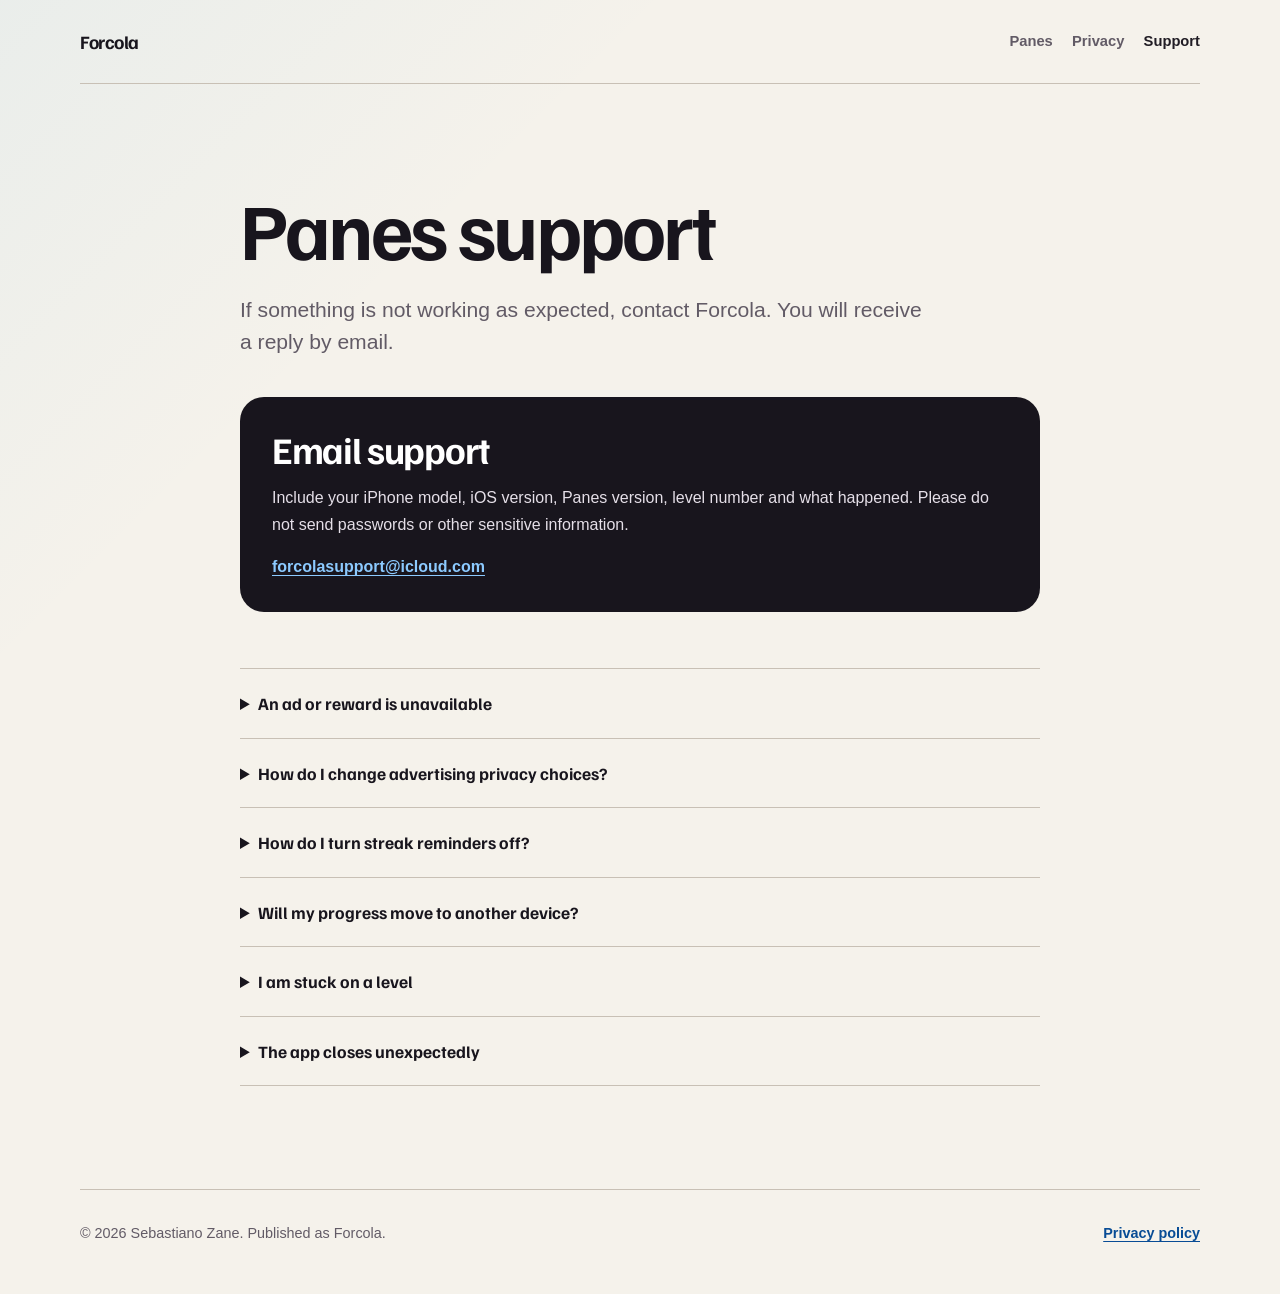
<file: panes/support/index.html>
<!doctype html>
<html lang="en-GB">
<head>
    <meta charset="utf-8">
    <meta name="viewport" content="width=device-width, initial-scale=1">
    <meta name="description" content="Help and contact information for Panes, an iOS logic game published by Forcola.">
    <meta name="theme-color" content="#f5f2eb" media="(prefers-color-scheme: light)">
    <meta name="theme-color" content="#130f13" media="(prefers-color-scheme: dark)">
    <title>Panes support — Forcola</title>
    <link rel="icon" href="/assets/panes-icon-64.png" sizes="64x64">
    <link rel="apple-touch-icon" href="/assets/panes-icon-180.png">
    <link rel="preload" href="/assets/FamiljenGrotesk-Variable.woff2" as="font" type="font/woff2" crossorigin>
    <link rel="stylesheet" href="/assets/site.css">
</head>
<body>
    <!--
    THESIS: Panes support begins with a human contact route and answers launch-day problems without a ticketing system.
    OWN-WORLD: Warm neutral ground, lead-dark surfaces and clear blue actions match the game without decorative clutter.
    STORY: Contact Forcola, try the relevant recovery, then understand what information makes a report useful.
    FIRST VIEWPORT: Support title and email action are visible before the concise question list.
    FORM: Read-first support page; scoped extension of the established Panes world; seed key scoped-extension.
    FINISH: unreviewed and undocumented is unfinished; this build ends with the finish review, the verdict, and DESIGN.md
    -->
    <a class="skip-link" href="#content">Skip to content</a>
    <header class="site-header">
        <a class="wordmark" href="/" aria-label="Forcola home">Forcola</a>
        <nav class="site-nav" aria-label="Panes navigation">
            <a href="/panes/">Panes</a>
            <a href="/panes/privacy/">Privacy</a>
            <a href="/panes/support/" aria-current="page">Support</a>
        </nav>
    </header>

    <main id="content" class="support-layout">
        <h1>Panes support</h1>
        <p class="lede">If something is not working as expected, contact Forcola. You will receive a reply by email.</p>

        <section class="contact-panel" aria-labelledby="email-support">
            <h2 id="email-support">Email support</h2>
            <p>Include your iPhone model, iOS version, Panes version, level number and what happened. Please do not send passwords or other sensitive information.</p>
            <a href="mailto:forcolasupport@icloud.com?subject=Panes%20support">forcolasupport@icloud.com</a>
        </section>

        <section class="faq-list" aria-label="Common questions">
            <details>
                <summary>An ad or reward is unavailable</summary>
                <p>Check that your device is online and try again later. Ads can be unavailable because of your region, privacy choice, connection or temporary ad supply. Panes remains playable without ads. A hint or streak-freeze refill is granted only after a rewarded ad completes.</p>
            </details>
            <details>
                <summary>How do I change advertising privacy choices?</summary>
                <p>Open Panes → Settings → Privacy choices. The option appears where Google requires a privacy control. Read the <a href="/panes/privacy/">Panes privacy policy</a> for more detail.</p>
            </details>
            <details>
                <summary>How do I turn streak reminders off?</summary>
                <p>Open Panes → Settings and turn off Daily streak reminder. You can also manage Panes notifications in the iOS Settings app.</p>
            </details>
            <details>
                <summary>Will my progress move to another device?</summary>
                <p>Panes has no account or cloud-progress service. Progress is stored locally and may be included in an iOS device backup, depending on your Apple settings. Deleting the app may permanently remove local progress.</p>
            </details>
            <details>
                <summary>I am stuck on a level</summary>
                <p>Each clue belongs to one rectangular pane. The clue number is the pane's total cell count, and its shape marker can indicate tall, wide, square or either orientation. Shaded cells must stay empty. You can use a hint to complete one useful pane.</p>
            </details>
            <details>
                <summary>The app closes unexpectedly</summary>
                <p>Reopen Panes and confirm your progress restored. If the problem repeats, email the level number and the action immediately before the app closed. Crash diagnostics may also help Forcola investigate.</p>
            </details>
        </section>
    </main>

    <footer class="site-footer">
        <p>© 2026 Sebastiano Zane. Published as Forcola.</p>
        <p><a href="/panes/privacy/">Privacy policy</a></p>
    </footer>
</body>
</html>
</file>
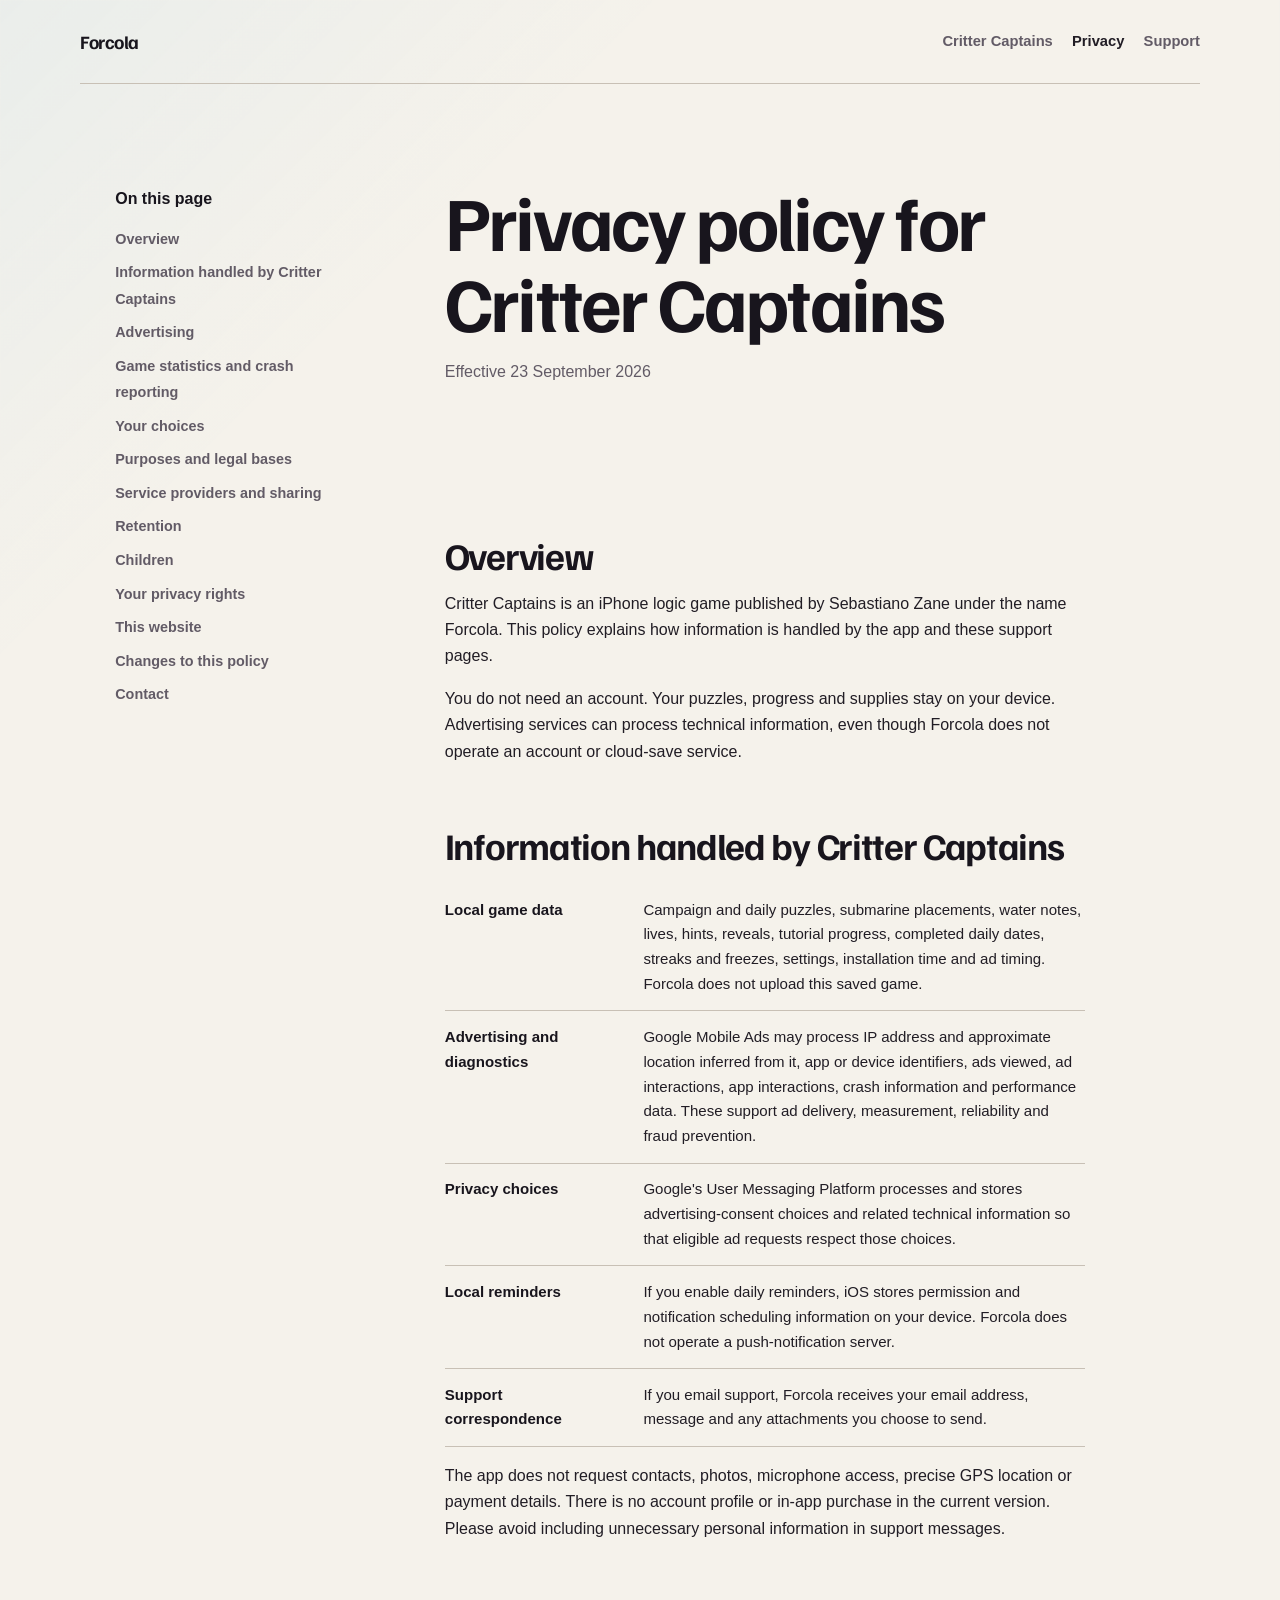
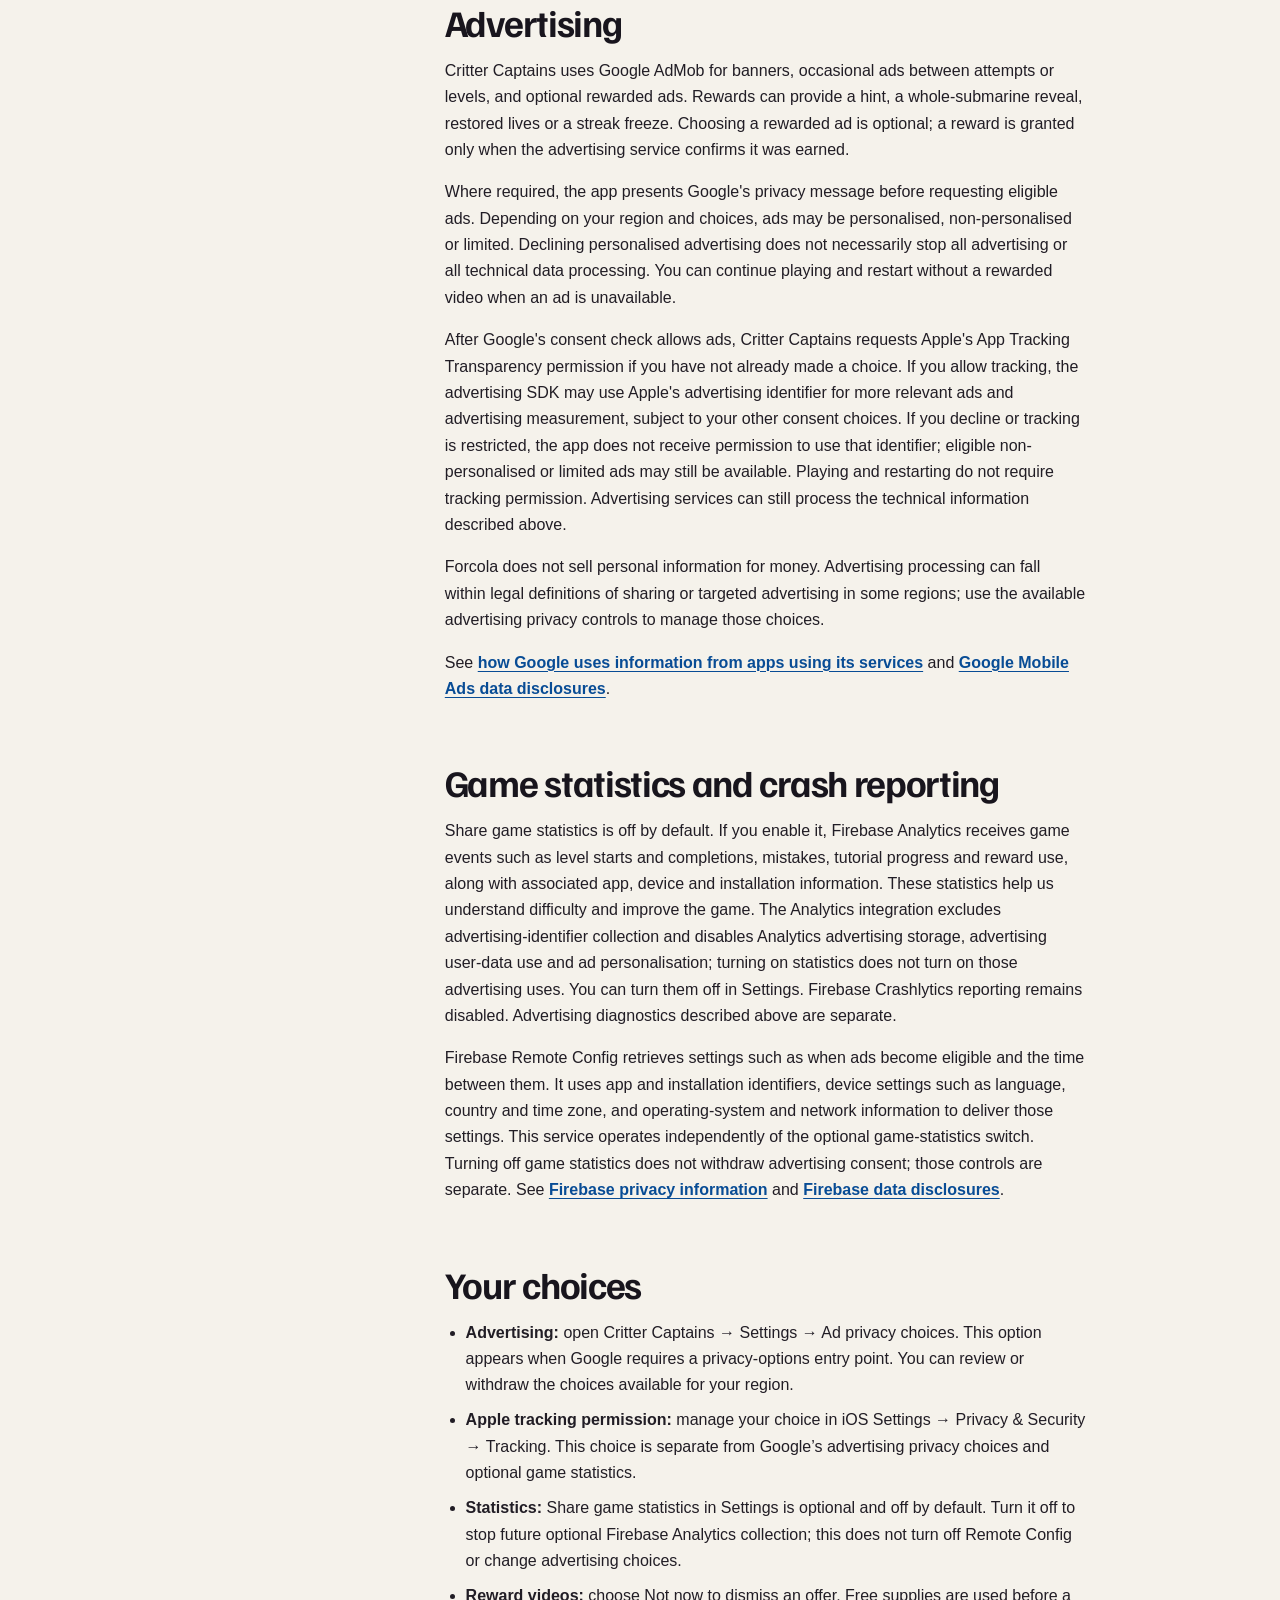
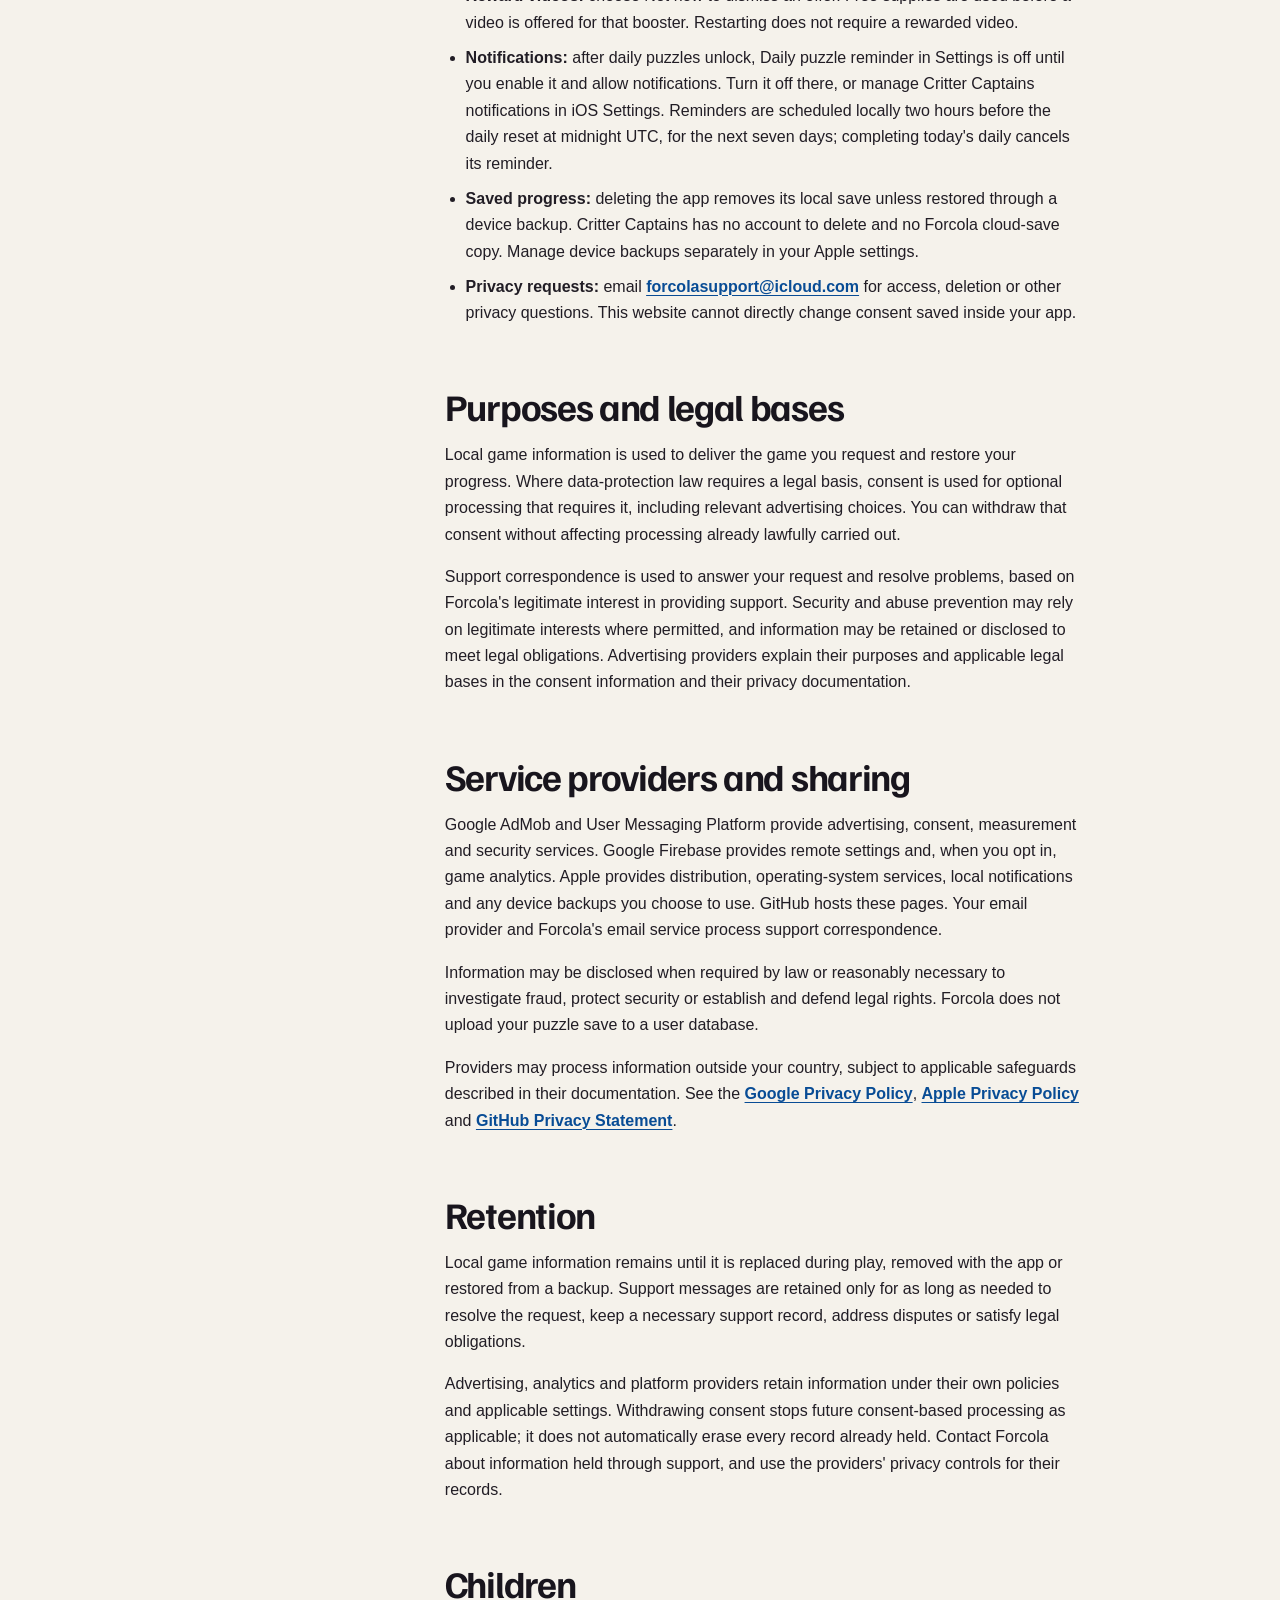
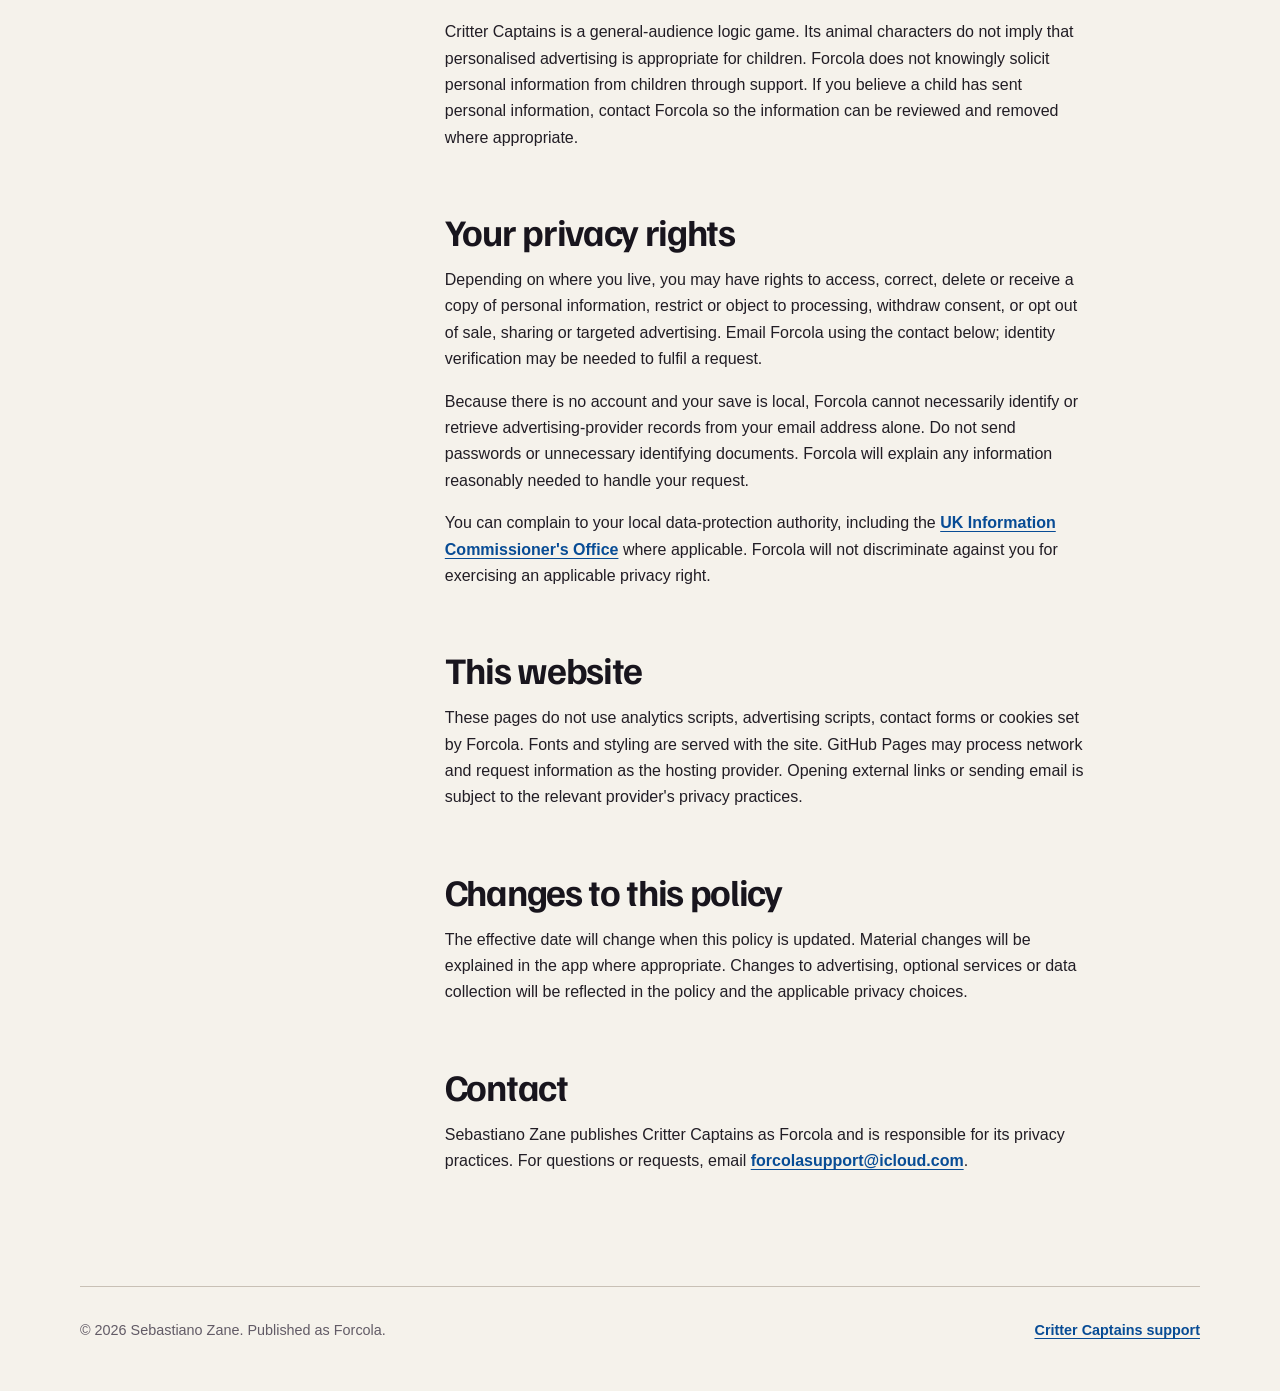
<file: submarines/privacy/index.html>
<!doctype html>
<html lang="en-GB">
<head>
    <meta charset="utf-8">
    <meta name="viewport" content="width=device-width, initial-scale=1">
    <meta http-equiv="refresh" content="0; url=/critter-captains/privacy/">
    <link rel="canonical" href="https://forcola.github.io/critter-captains/privacy/">
    <link rel="stylesheet" href="/assets/site.css">
    <title>Critter Captains privacy policy — Forcola</title>
</head>
<body>
    <main class="support-layout">
        <h1>Critter Captains privacy policy</h1>
        <p>Submarines is now called Critter Captains.</p>
        <p><a href="/critter-captains/privacy/">Continue to Critter Captains privacy policy</a></p>
    </main>
</body>
</html>
</file>
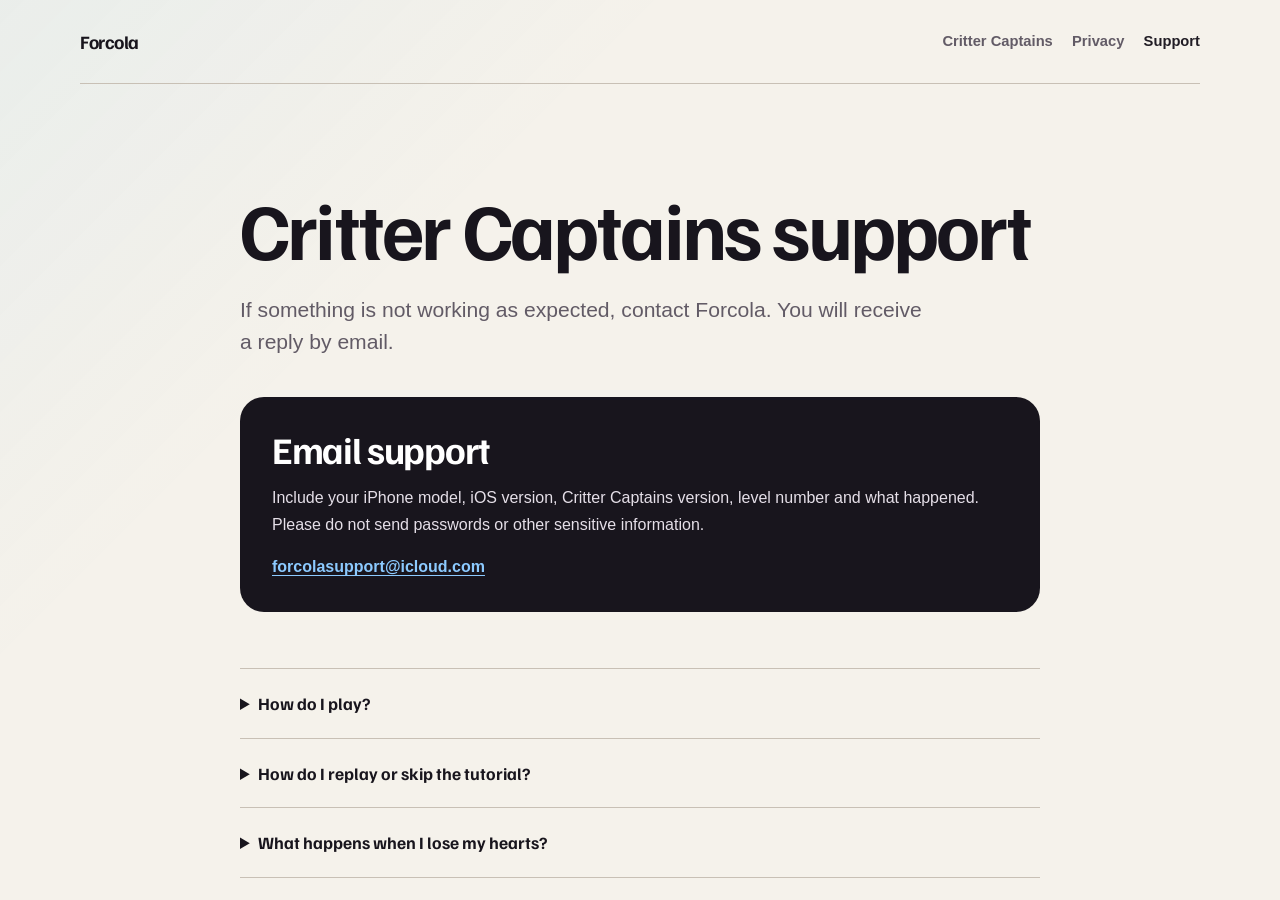
<file: submarines/support/index.html>
<!doctype html>
<html lang="en-GB">
<head>
    <meta charset="utf-8">
    <meta name="viewport" content="width=device-width, initial-scale=1">
    <meta http-equiv="refresh" content="0; url=/critter-captains/support/">
    <link rel="canonical" href="https://forcola.github.io/critter-captains/support/">
    <link rel="stylesheet" href="/assets/site.css">
    <title>Critter Captains support — Forcola</title>
</head>
<body>
    <main class="support-layout">
        <h1>Critter Captains support</h1>
        <p>Submarines is now called Critter Captains.</p>
        <p><a href="/critter-captains/support/">Continue to Critter Captains support</a></p>
    </main>
</body>
</html>
</file>
<file: assets/site.css>
@font-face {
    font-family: "Familjen Grotesk";
    font-style: normal;
    font-weight: 400 700;
    font-display: swap;
    src: url("/assets/FamiljenGrotesk-Variable.woff2") format("woff2-variations");
}

:root {
    color-scheme: light dark;
    --accent: #0a5fbd;
    --accent-strong: #084c95;
    --background: #f5f2eb;
    --border: #c8c0b5;
    --card: #fffdf8;
    --coral: #f65759;
    --focus: #925700;
    --gold: #e9a815;
    --lead: #18151d;
    --muted: #625b66;
    --sky: #299ee8;
    --teal: #16ad99;
    --text: #211d25;
    --shadow: 0 18px 50px rgba(30, 24, 36, 0.12);
    --wide: min(70rem, calc(100% - 2rem));
}

* {
    box-sizing: border-box;
}

html {
    background: var(--background);
    scroll-behavior: smooth;
}

body {
    min-height: 100vh;
    margin: 0;
    background:
        linear-gradient(135deg, rgba(41, 158, 232, 0.055), transparent 30rem),
        var(--background);
    color: var(--text);
    font-family: -apple-system, BlinkMacSystemFont, "Segoe UI", sans-serif;
    font-size: 1rem;
    line-height: 1.65;
    text-rendering: optimizeLegibility;
}

::selection {
    background: var(--gold);
    color: var(--lead);
}

a {
    color: var(--accent-strong);
    font-weight: 650;
    text-decoration-thickness: 0.09em;
    text-underline-offset: 0.18em;
}

a:hover {
    text-decoration-thickness: 0.14em;
}

a:focus-visible,
summary:focus-visible {
    border-radius: 0.2rem;
    outline: 0.2rem solid var(--focus);
    outline-offset: 0.24rem;
}

.skip-link {
    position: fixed;
    z-index: 20;
    top: 0.75rem;
    left: 0.75rem;
    padding: 0.65rem 0.9rem;
    border-radius: 0.65rem;
    background: var(--lead);
    color: white;
    transform: translateY(-180%);
}

.skip-link:focus {
    transform: translateY(0);
}

.site-header {
    width: var(--wide);
    min-height: 5.25rem;
    margin: 0 auto;
    display: flex;
    align-items: center;
    justify-content: space-between;
    gap: 1.5rem;
    border-bottom: 1px solid var(--border);
}

.wordmark {
    color: var(--lead);
    font-family: "Familjen Grotesk", -apple-system, BlinkMacSystemFont, sans-serif;
    font-size: 1.18rem;
    font-weight: 700;
    letter-spacing: -0.025em;
    text-decoration: none;
}

.site-nav {
    display: flex;
    align-items: center;
    gap: 1.2rem;
}

.site-nav a {
    color: var(--muted);
    font-size: 0.92rem;
    text-decoration: none;
}

.site-nav a[aria-current="page"],
.site-nav a:hover {
    color: var(--text);
}

.publisher-hero,
.app-hero,
.reading-layout,
.support-layout {
    width: var(--wide);
    margin-inline: auto;
}

.publisher-hero {
    min-height: calc(100vh - 5.25rem);
    display: grid;
    grid-template-columns: minmax(0, 1fr) minmax(18rem, 0.78fr);
    align-items: center;
    gap: clamp(3rem, 8vw, 8rem);
    padding-block: clamp(4rem, 10vw, 8rem);
}

.publisher-apps {
    display: grid;
    gap: 1.5rem;
    min-width: 0;
}

.publisher-copy {
    max-width: 43rem;
}

h1,
h2,
h3 {
    margin: 0;
    color: var(--lead);
    font-family: "Familjen Grotesk", -apple-system, BlinkMacSystemFont, sans-serif;
    line-height: 1.06;
    letter-spacing: -0.035em;
}

h1 {
    max-width: 12ch;
    font-size: clamp(3.2rem, 9vw, 5.8rem);
    font-weight: 700;
}

h2 {
    margin-top: 3.75rem;
    font-size: clamp(1.7rem, 4vw, 2.35rem);
    font-weight: 700;
}

h3 {
    margin-top: 2.25rem;
    font-size: 1.2rem;
    font-weight: 700;
}

.lede {
    max-width: 59ch;
    margin: 1.4rem 0 0;
    color: var(--muted);
    font-size: clamp(1.1rem, 2.2vw, 1.32rem);
    line-height: 1.55;
}

.app-feature {
    position: relative;
    padding: clamp(1.25rem, 4vw, 2.2rem);
    overflow: hidden;
    border: 1px solid var(--border);
    border-radius: 2.25rem;
    background: var(--card);
    box-shadow: var(--shadow);
}

.app-feature--panes::after {
    position: absolute;
    right: -2.6rem;
    bottom: -2.9rem;
    width: 10rem;
    height: 10rem;
    border: 0.75rem solid var(--lead);
    border-radius: 2.5rem;
    background:
        linear-gradient(
            to bottom,
            var(--sky) 0 58%,
            var(--lead) 58% calc(58% + 0.75rem),
            var(--teal) calc(58% + 0.75rem)
        ) 0 0 / calc(54% - 0.375rem) 100% no-repeat,
        linear-gradient(
            to bottom,
            var(--gold) 0 42%,
            var(--lead) 42% calc(42% + 0.75rem),
            var(--coral) calc(42% + 0.75rem)
        ) 100% 0 / calc(46% - 0.375rem) 100% no-repeat,
        var(--lead);
    box-shadow: inset 0 0 0 0.14rem rgba(255, 255, 255, 0.45);
    content: "";
    opacity: 0.18;
    transform: rotate(-7deg);
}

.app-feature--critter-captains::after {
    position: absolute;
    right: -2.6rem;
    bottom: -2.9rem;
    width: 10rem;
    height: 10rem;
    border-radius: 22.5%;
    background: url("/assets/critter-captains-icon.png") center / cover no-repeat;
    content: "";
    opacity: 0.18;
    pointer-events: none;
    transform: rotate(-7deg);
}

.app-icon {
    display: block;
    width: clamp(6.5rem, 25vw, 9rem);
    height: auto;
    border-radius: 22.5%;
    box-shadow: 0 12px 28px rgba(24, 21, 29, 0.22);
}

.app-feature h2 {
    margin-top: 1.7rem;
}

.app-feature p {
    max-width: 37ch;
    margin: 0.8rem 0 0;
    color: var(--muted);
}

.action-row {
    position: relative;
    z-index: 1;
    display: flex;
    flex-wrap: wrap;
    gap: 0.8rem;
    margin-top: 1.7rem;
}

.button-link {
    display: inline-flex;
    min-height: 3rem;
    align-items: center;
    justify-content: center;
    padding: 0.65rem 1rem;
    border: 2px solid var(--lead);
    border-radius: 0.9rem;
    background: var(--lead);
    color: white;
    font-weight: 750;
    text-decoration: none;
    transition: box-shadow 180ms ease-out, transform 180ms ease-out;
}

.button-link.secondary {
    background: transparent;
    color: var(--lead);
}

.button-link:hover {
    box-shadow: 0 9px 18px rgba(24, 21, 29, 0.18);
    transform: translateY(-2px);
}

.app-hero {
    display: grid;
    grid-template-columns: auto minmax(0, 1fr);
    align-items: center;
    gap: clamp(1.6rem, 5vw, 3.5rem);
    padding-block: clamp(3.5rem, 9vw, 7rem);
    border-bottom: 1px solid var(--border);
}

.app-hero .app-icon {
    width: clamp(7rem, 18vw, 11rem);
}

.app-hero h1 {
    max-width: none;
}

.reading-layout {
    display: grid;
    grid-template-columns: 15rem minmax(0, 45rem);
    justify-content: center;
    gap: clamp(2.5rem, 7vw, 6rem);
    padding-block: clamp(3.5rem, 8vw, 6rem);
}

.reading-nav {
    position: sticky;
    top: 1.5rem;
    grid-column: 1;
    grid-row: 1 / span 2;
    align-self: start;
    padding-top: 0.4rem;
}

.reading-nav strong {
    display: block;
    color: var(--lead);
}

.reading-nav ul {
    margin: 0.8rem 0 0;
    padding: 0;
    list-style: none;
}

.reading-nav li + li {
    margin-top: 0.45rem;
}

.reading-nav a {
    color: var(--muted);
    font-size: 0.9rem;
    text-decoration: none;
}

.reading-nav a:hover {
    color: var(--text);
    text-decoration: underline;
}

.reading-intro,
.reading-content {
    grid-column: 2;
}

.reading-intro {
    grid-row: 1;
}

.reading-content {
    grid-row: 2;
    max-width: 72ch;
}

.reading-intro h1 {
    max-width: none;
    font-size: clamp(2.6rem, 7vw, 4.8rem);
}

.reading-intro .updated {
    margin: 1rem 0 0;
    color: var(--muted);
    font-variant-numeric: tabular-nums;
}

.reading-content p,
.reading-content li {
    max-width: 72ch;
}

.reading-content ul {
    padding-left: 1.3rem;
}

.reading-content li + li {
    margin-top: 0.55rem;
}

.reading-content section {
    scroll-margin-top: 2rem;
}

.plain-table {
    width: 100%;
    margin-top: 1.2rem;
    border-collapse: collapse;
    font-size: 0.94rem;
}

.plain-table th,
.plain-table td {
    padding: 0.85rem 0;
    border-bottom: 1px solid var(--border);
    text-align: left;
    vertical-align: top;
}

.plain-table th {
    width: 31%;
    padding-right: 1.4rem;
    color: var(--lead);
}

.note {
    margin-top: 2rem;
    padding: 1.15rem 1.25rem;
    border: 1px solid var(--border);
    border-radius: 1rem;
    background: var(--card);
}

.support-layout {
    max-width: 50rem;
    padding-block: clamp(3.5rem, 8vw, 7rem);
}

.support-layout h1 {
    max-width: none;
    font-size: clamp(2.8rem, 8vw, 5rem);
}

.contact-panel {
    margin-top: 2.4rem;
    padding: clamp(1.3rem, 4vw, 2rem);
    border-radius: 1.5rem;
    background: var(--lead);
    color: white;
}

.contact-panel h2 {
    margin: 0;
    color: white;
}

.contact-panel p {
    color: #e5dfe8;
}

.contact-panel a {
    color: #8ccaff;
}

.faq-list {
    margin-top: 3.5rem;
    border-top: 1px solid var(--border);
}

.faq-list details {
    border-bottom: 1px solid var(--border);
}

.faq-list summary {
    padding: 1.25rem 2rem 1.25rem 0;
    color: var(--lead);
    font-size: 1.08rem;
    font-family: "Familjen Grotesk", -apple-system, BlinkMacSystemFont, sans-serif;
    font-weight: 700;
    cursor: pointer;
}

.faq-list details p,
.faq-list details ul {
    max-width: 68ch;
    margin-top: 0;
    padding-bottom: 1.3rem;
    color: var(--muted);
}

.site-footer {
    width: var(--wide);
    margin: 0 auto;
    padding: 2rem 0 3rem;
    border-top: 1px solid var(--border);
    display: flex;
    align-items: baseline;
    justify-content: space-between;
    gap: 1.5rem;
    color: var(--muted);
    font-size: 0.9rem;
}

.site-footer p {
    margin: 0;
}

@media (max-width: 760px) {
    .site-header {
        min-height: 4.5rem;
    }

    .site-nav {
        gap: 0.8rem;
    }

    .publisher-hero,
    .app-hero,
    .reading-layout {
        grid-template-columns: 1fr;
    }

    .publisher-hero {
        min-height: auto;
        gap: 3.5rem;
        padding-block: 3.5rem 5rem;
    }

    .app-hero {
        justify-items: start;
    }

    .reading-layout {
        gap: 2rem;
    }

    .reading-intro,
    .reading-content,
    .reading-nav {
        position: static;
        grid-column: 1;
        grid-row: auto;
    }

    .reading-nav {
        padding: 0 0 1.2rem;
        border-bottom: 1px solid var(--border);
    }

    .reading-nav ul {
        display: flex;
        flex-wrap: wrap;
        gap: 0.35rem 0.9rem;
    }

    .reading-nav li + li {
        margin: 0;
    }

    .plain-table,
    .plain-table tbody,
    .plain-table tr,
    .plain-table th,
    .plain-table td {
        display: block;
        width: 100%;
    }

    .plain-table th {
        padding-bottom: 0.15rem;
        border-bottom: 0;
    }

    .plain-table td {
        padding-top: 0;
    }

    .site-footer {
        display: block;
    }

    .site-footer p + p {
        margin-top: 0.5rem;
    }
}

@media (prefers-color-scheme: dark) {
    :root {
        --accent: #6eb9ff;
        --accent-strong: #8ccaff;
        --background: #130f13;
        --border: #4d454e;
        --card: #241e25;
        --focus: #ffc34d;
        --lead: #f5edf6;
        --muted: #c8bec9;
        --text: #f2ebf2;
        --shadow: 0 20px 52px rgba(0, 0, 0, 0.38);
    }

    body {
        background:
            linear-gradient(135deg, rgba(41, 158, 232, 0.09), transparent 30rem),
            var(--background);
    }

    .app-icon {
        box-shadow: 0 12px 30px rgba(0, 0, 0, 0.55);
    }

    .button-link {
        border-color: #f5edf6;
        background: #f5edf6;
        color: #18151d;
    }

    .button-link.secondary {
        background: transparent;
        color: #f5edf6;
    }

    .contact-panel {
        background: #050507;
    }
}

@media (prefers-reduced-motion: reduce) {
    html {
        scroll-behavior: auto;
    }

    *,
    *::before,
    *::after {
        scroll-behavior: auto !important;
        transition-duration: 0.01ms !important;
    }
}
</file>
